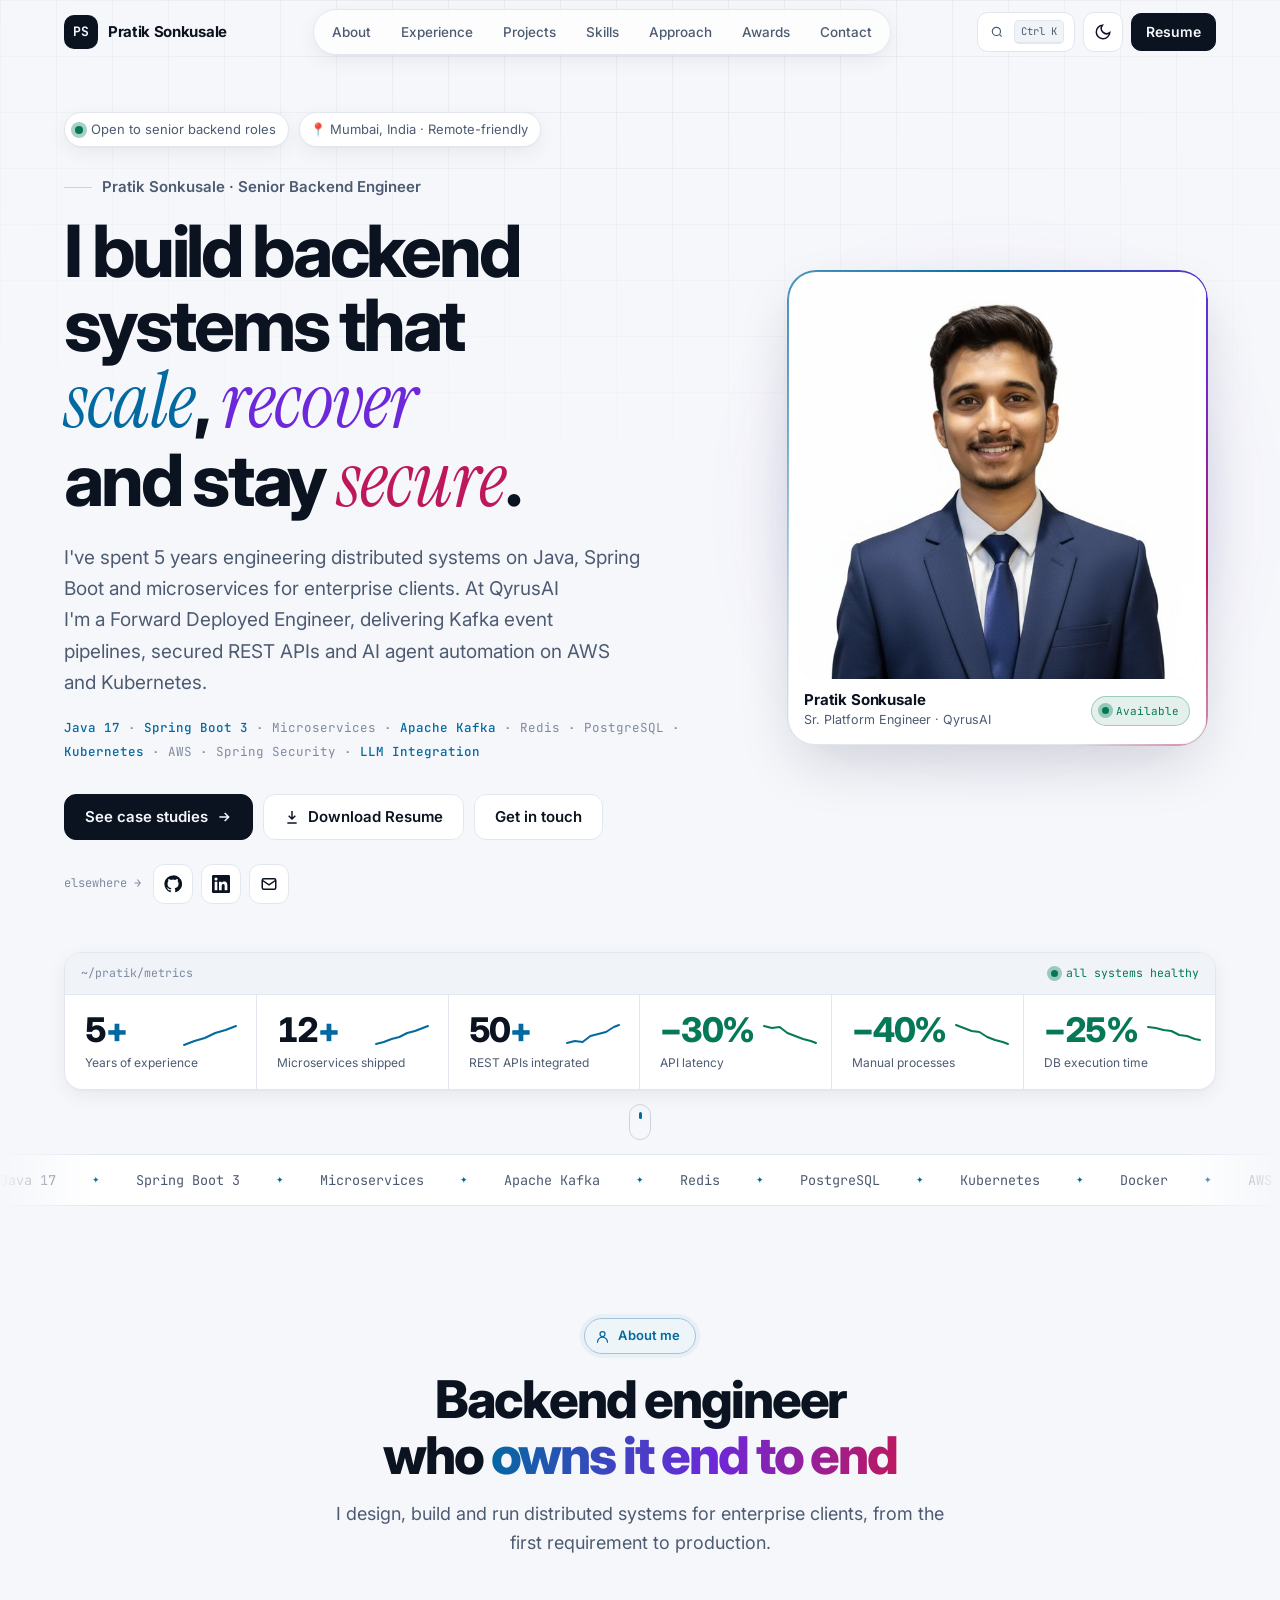
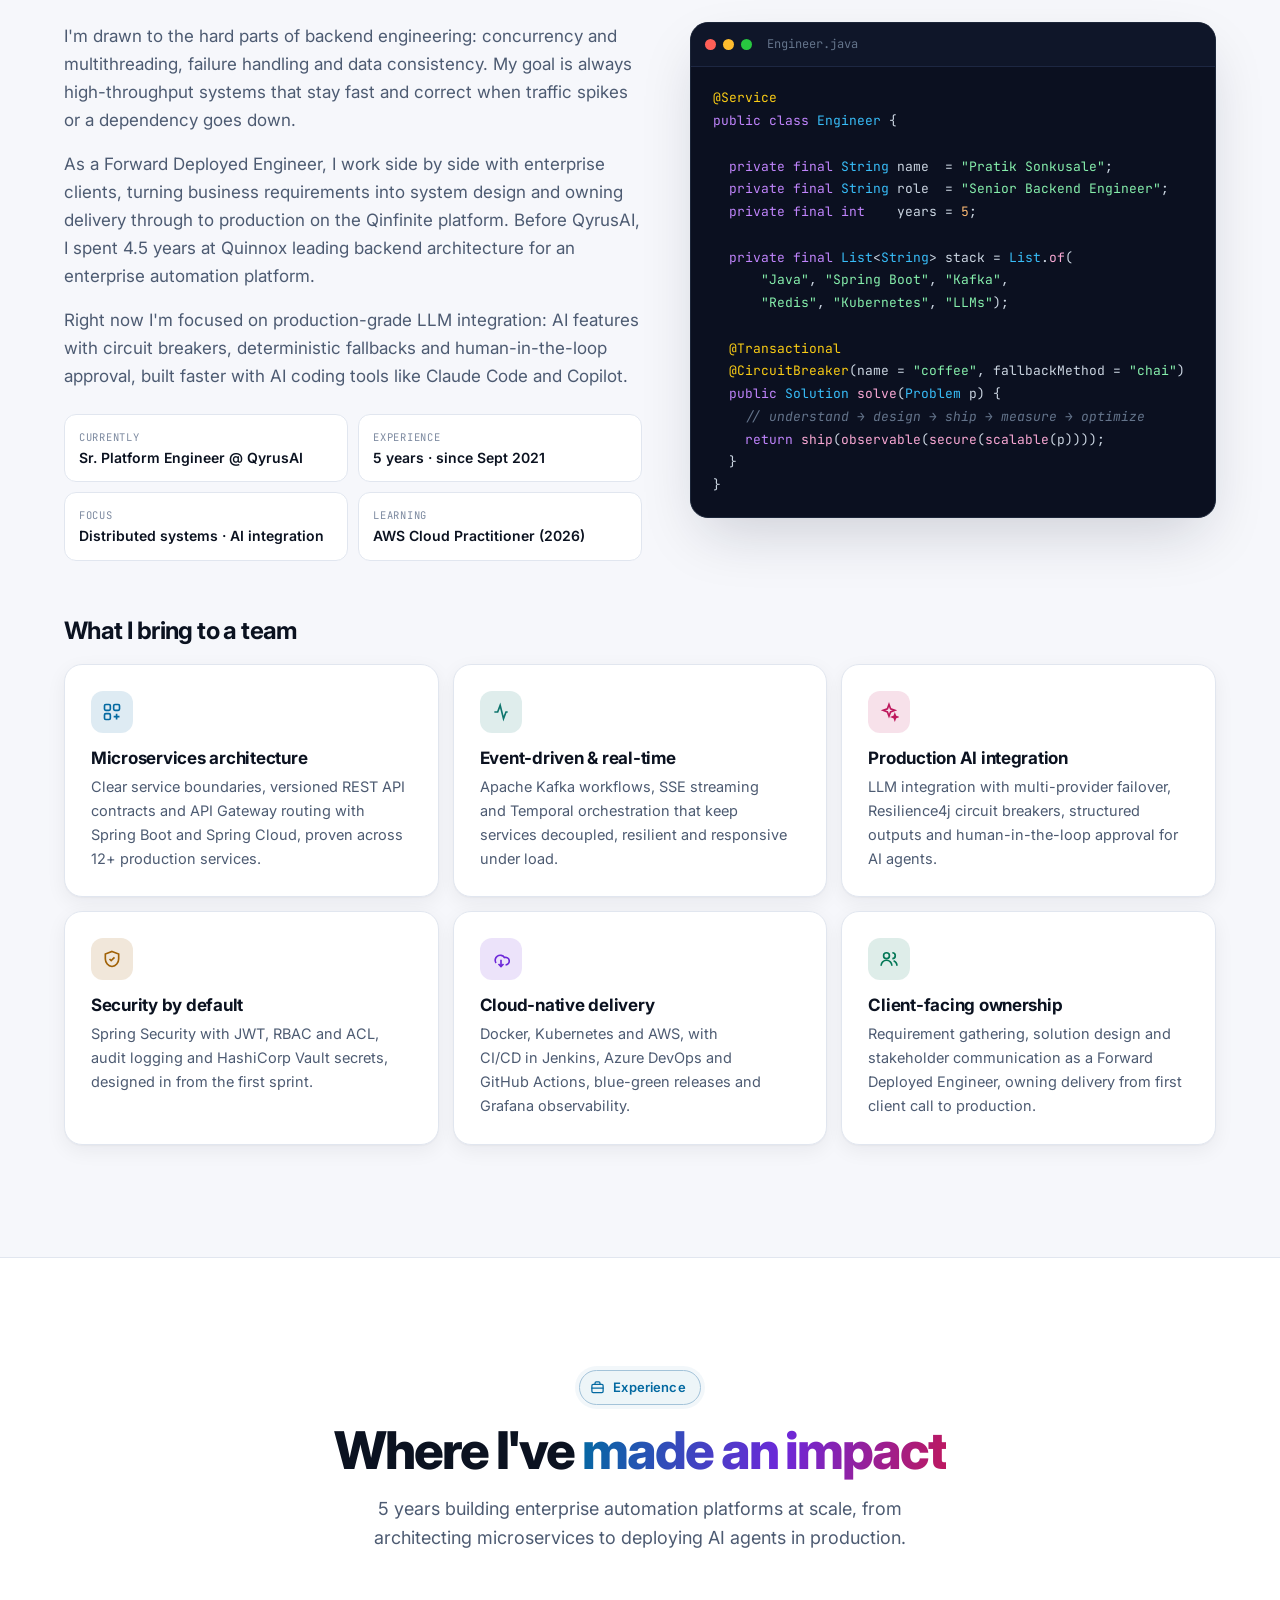
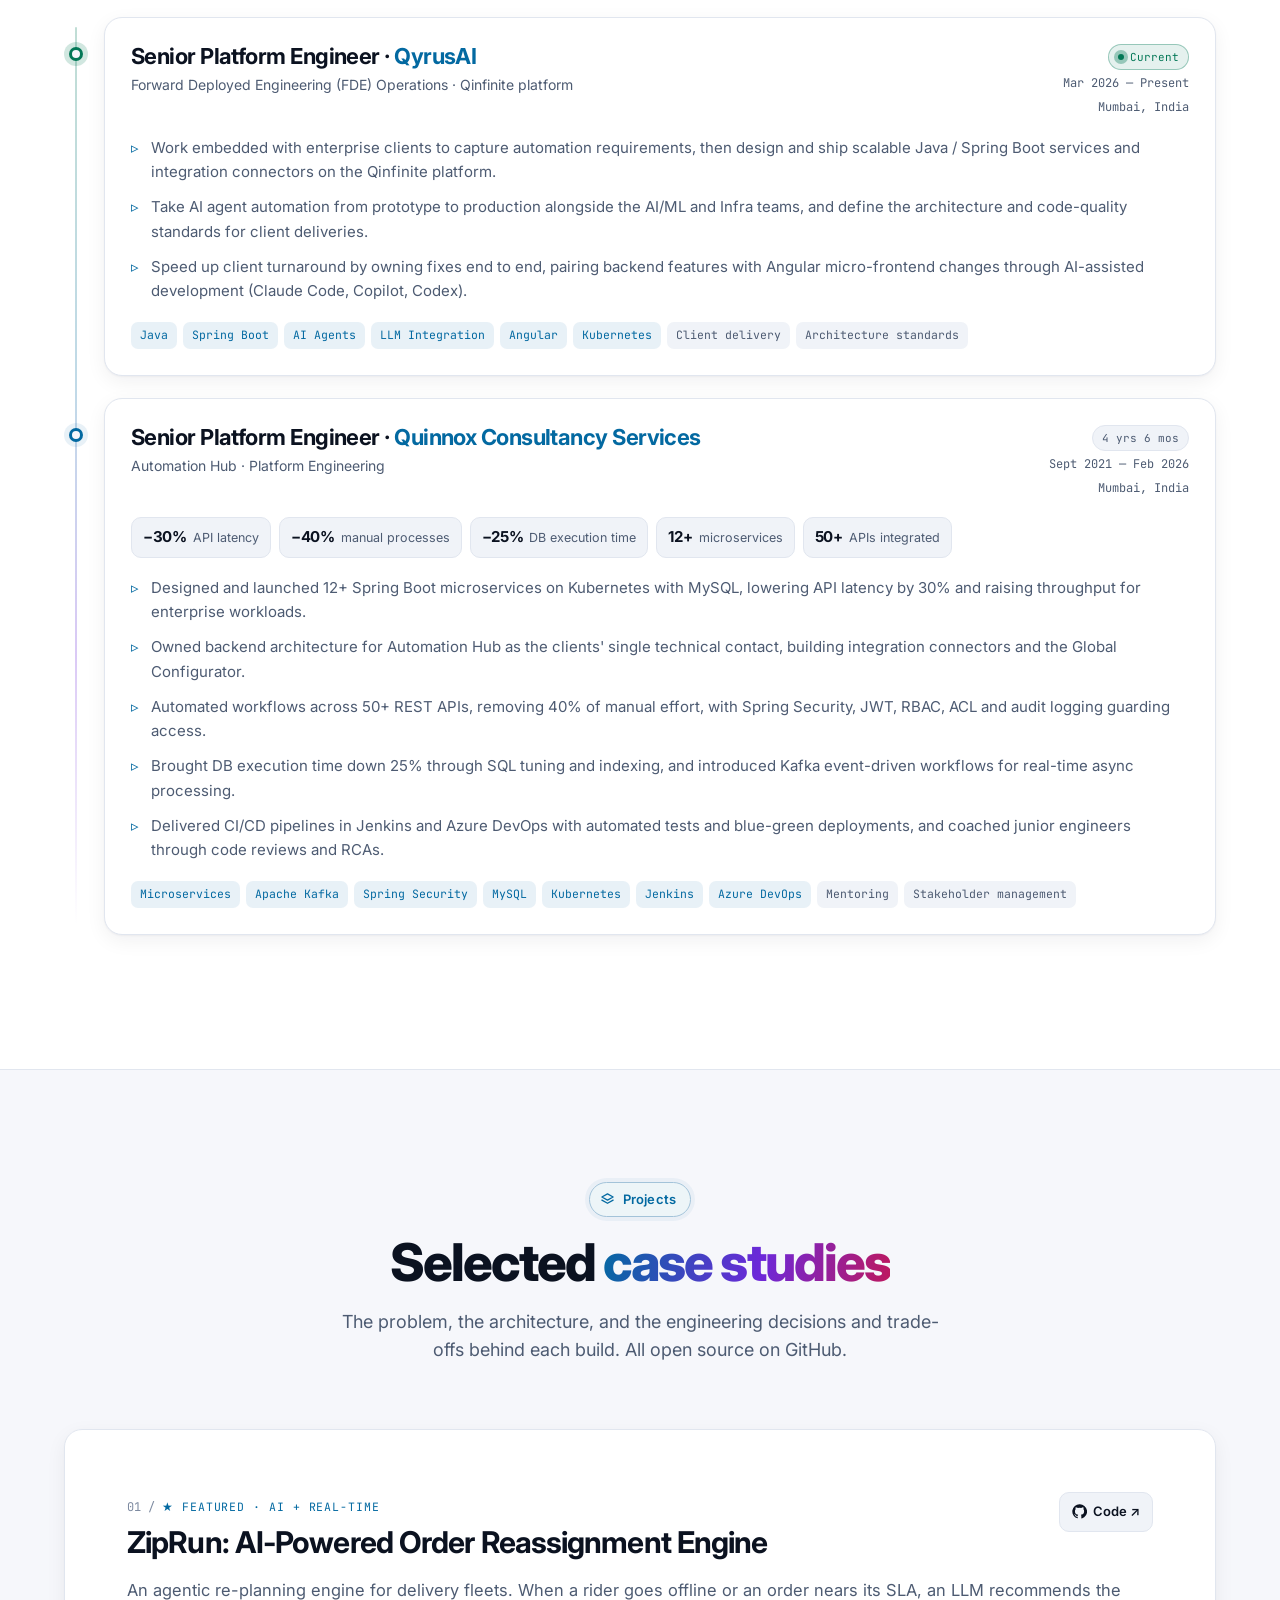
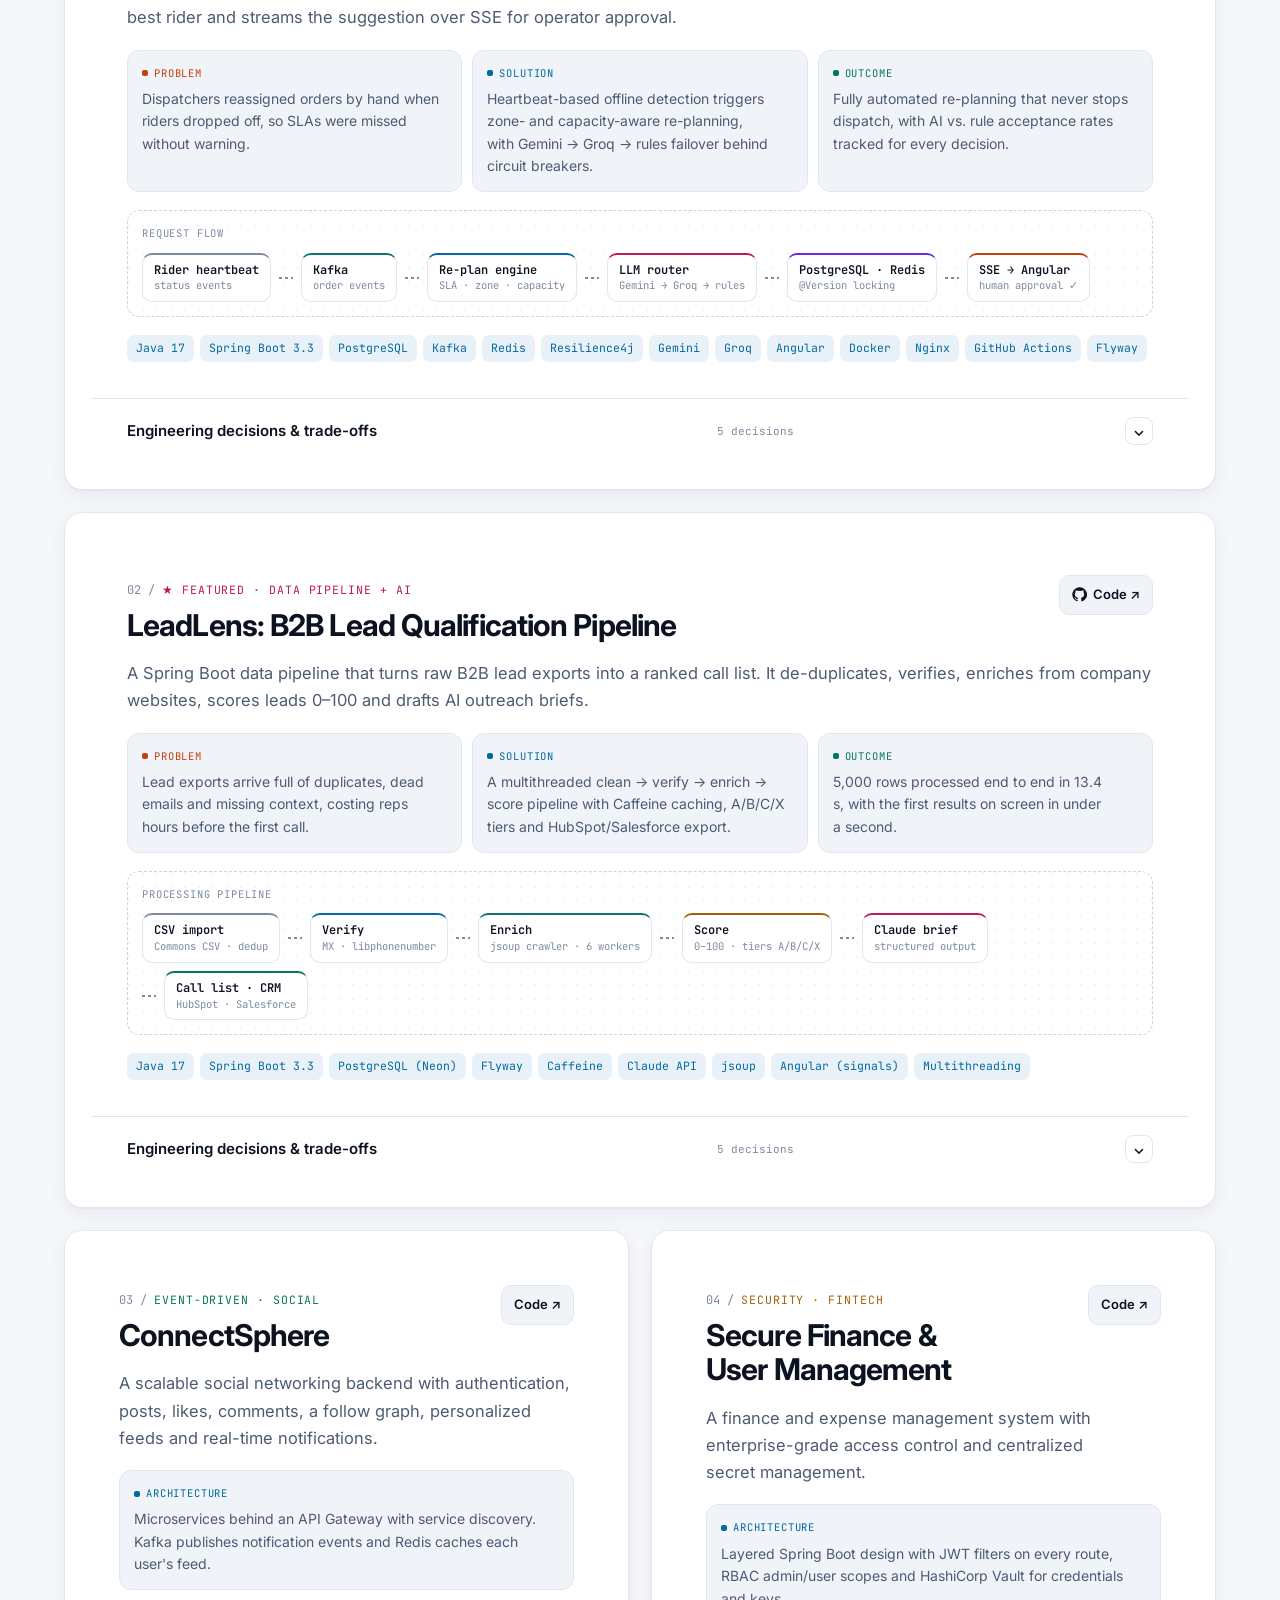
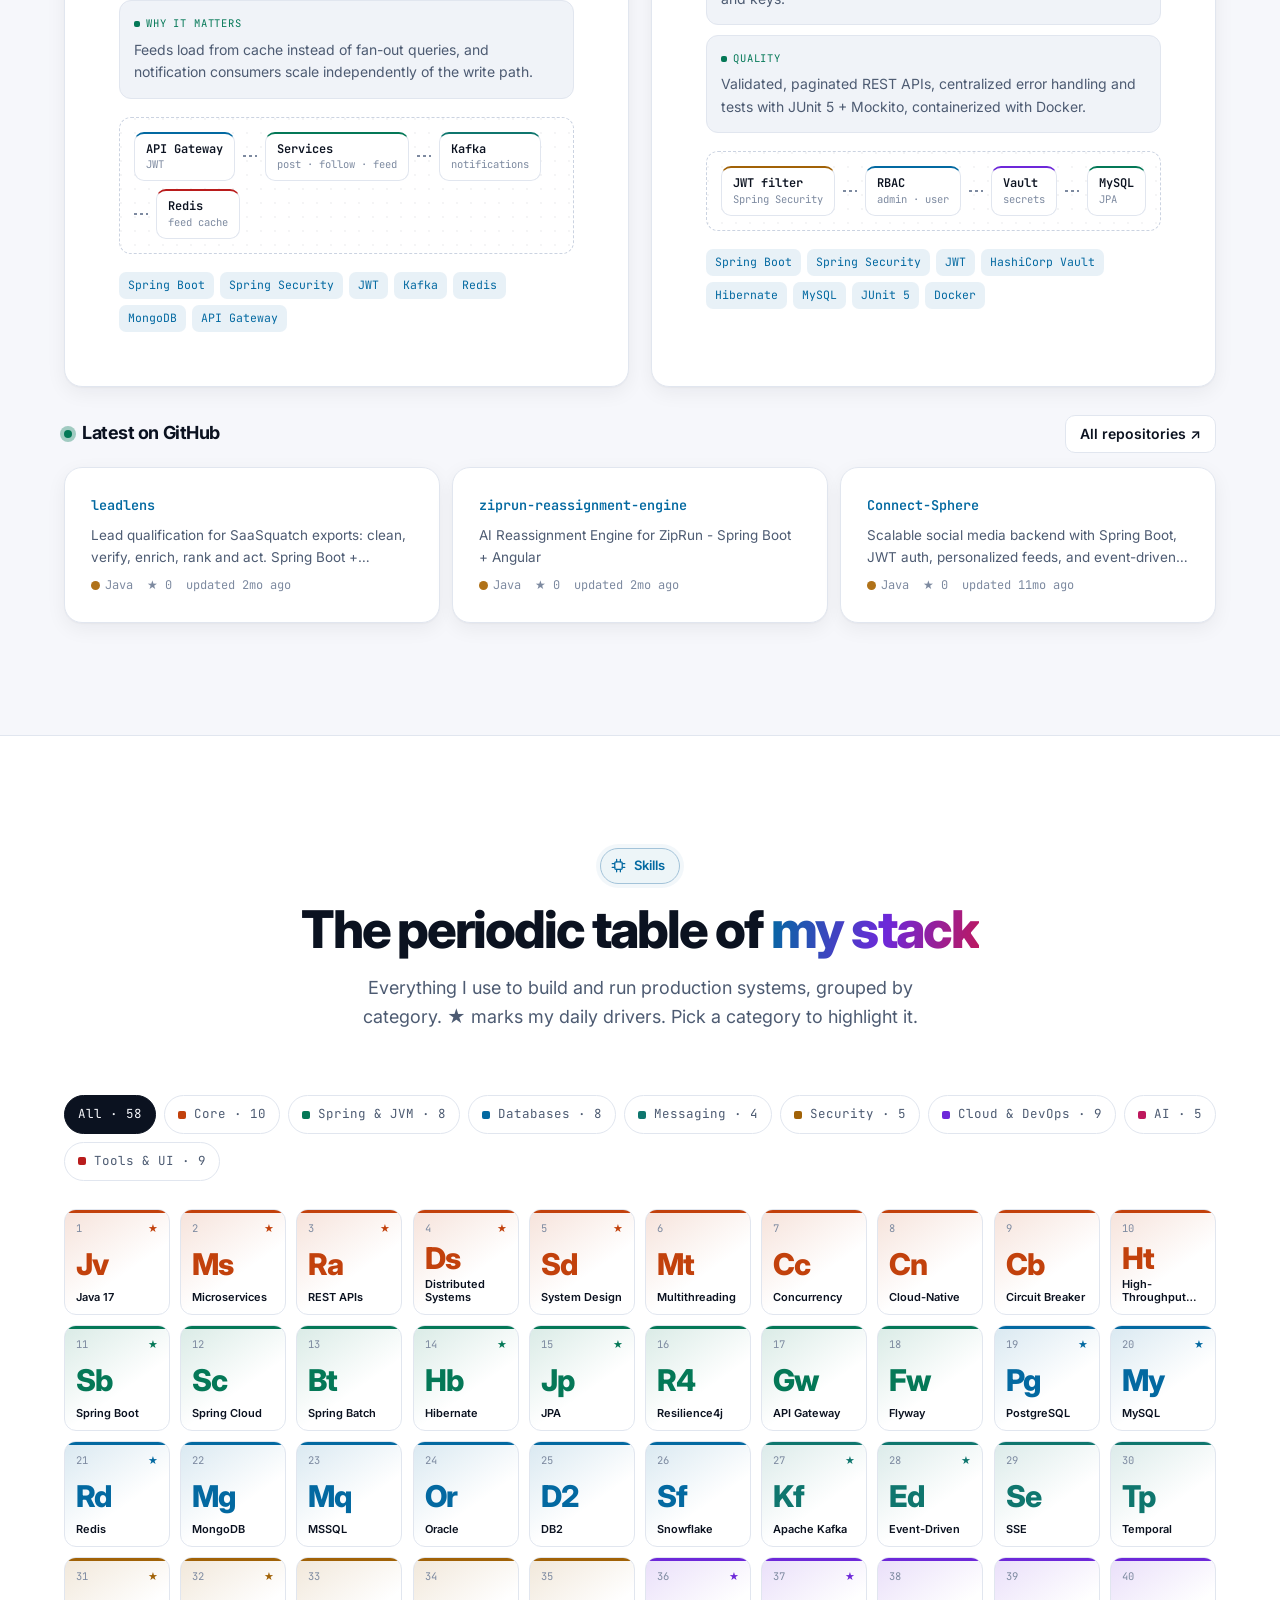
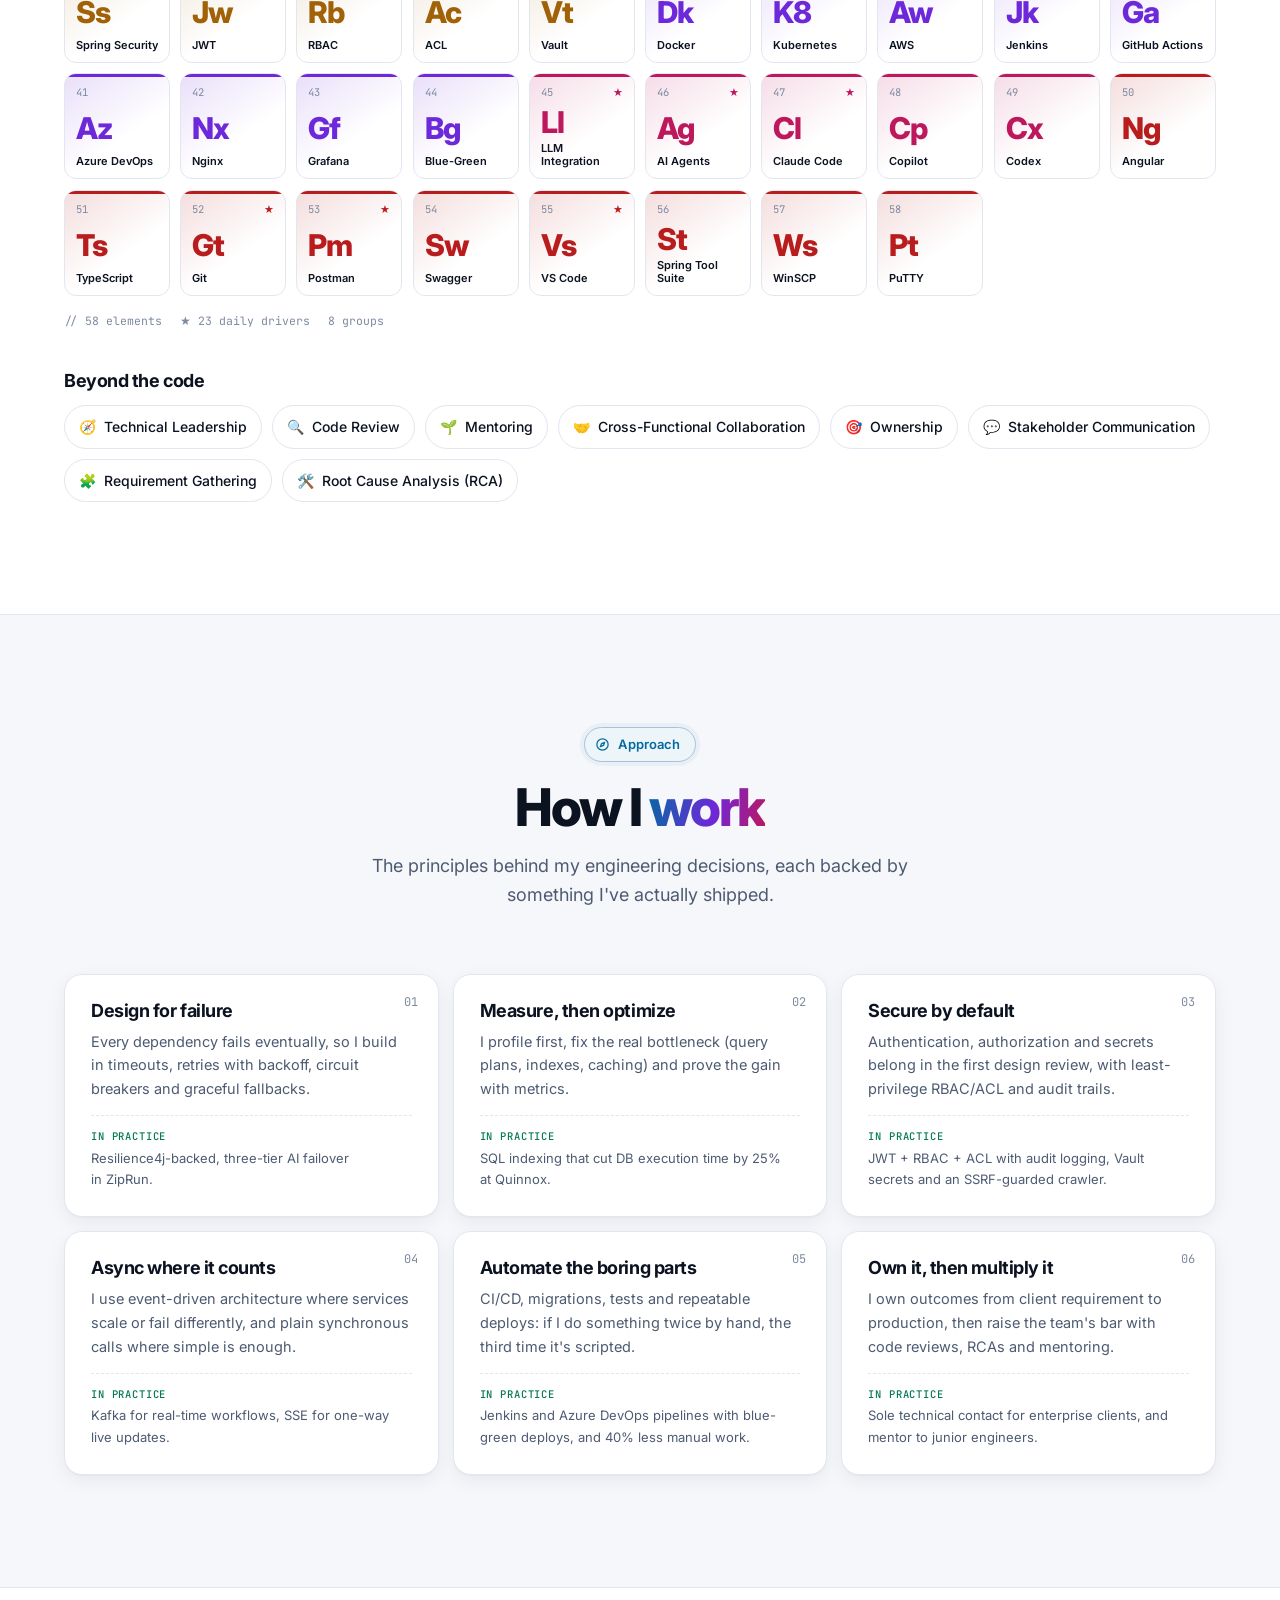
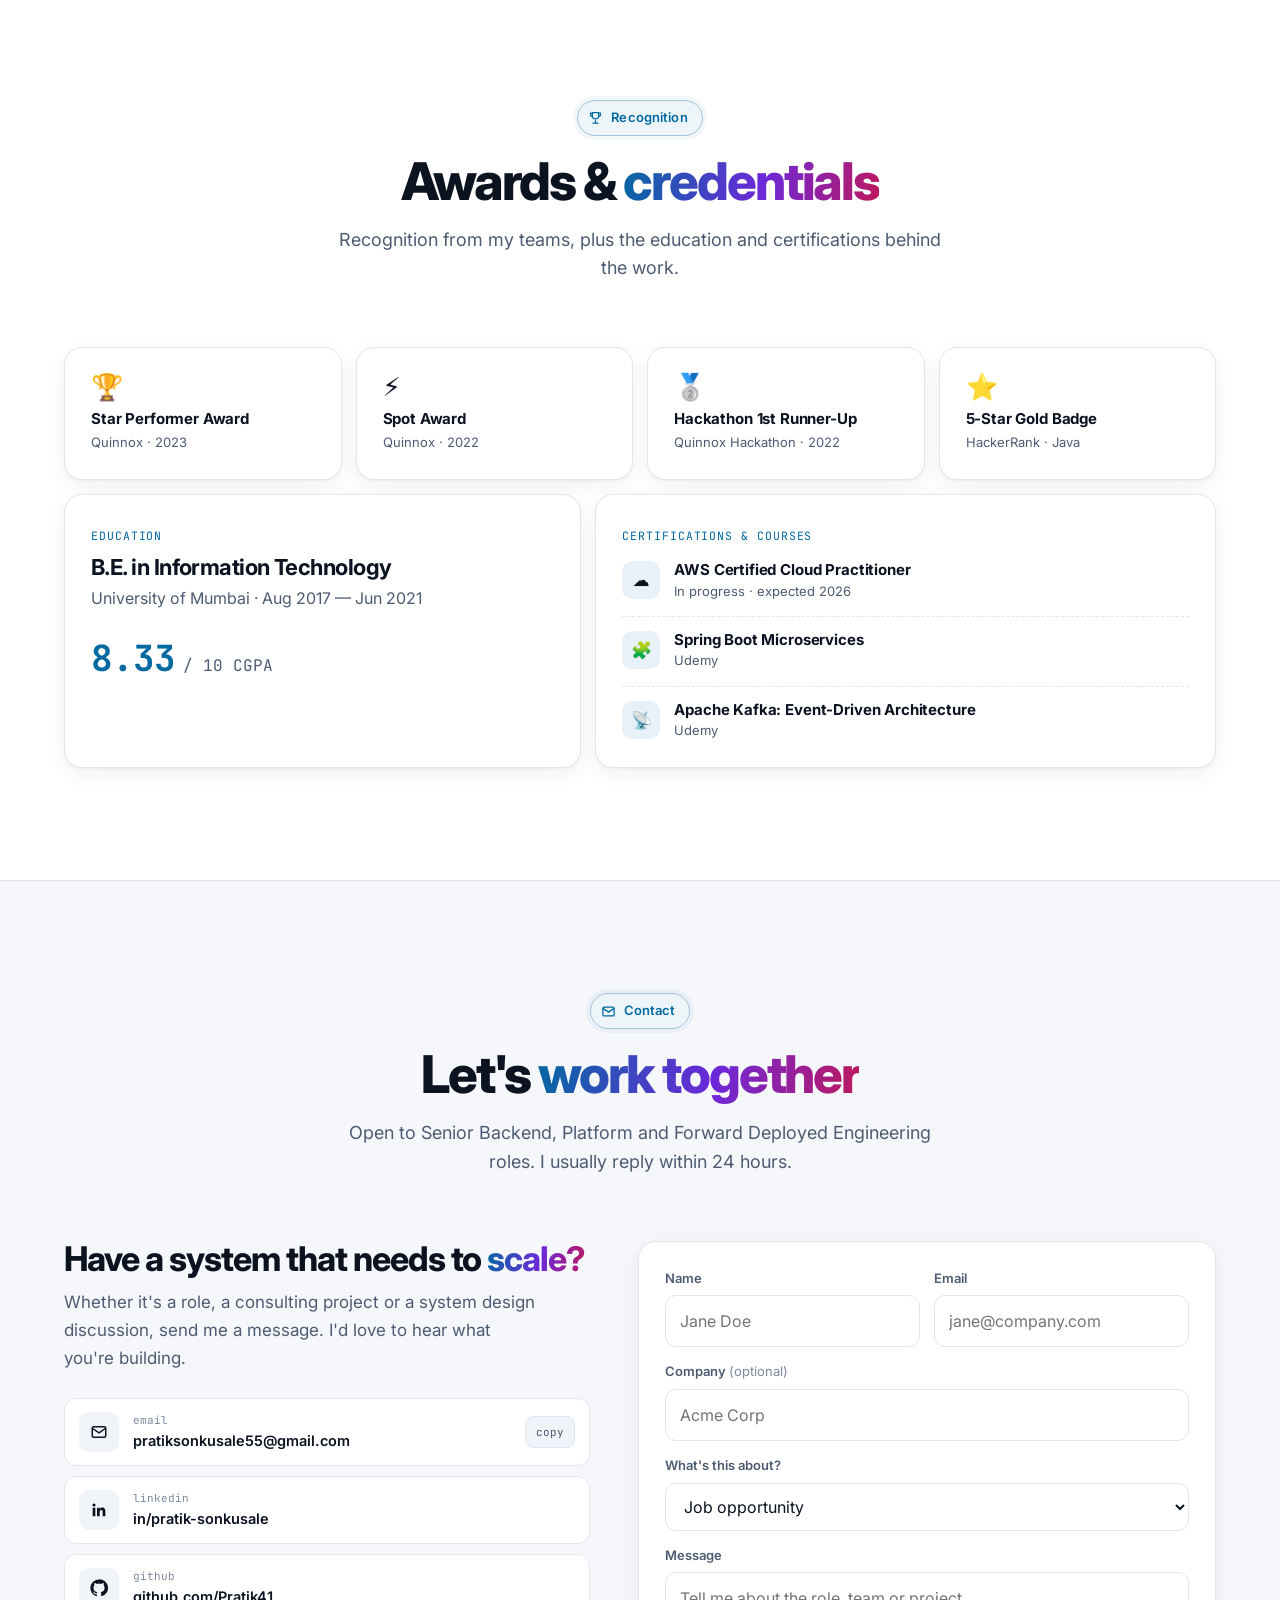
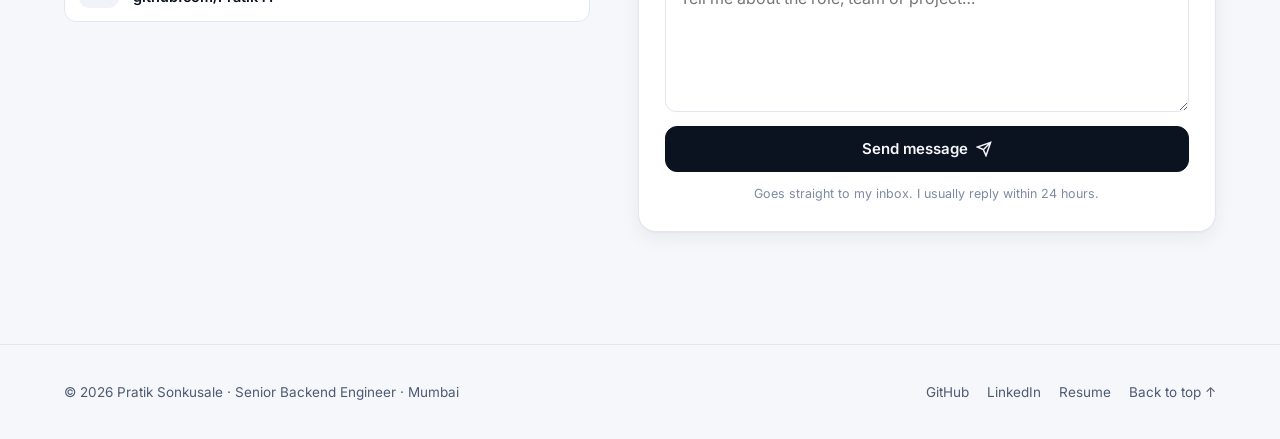
<file: index.html>
<!doctype html>
<html lang="en-IN" class="no-js">
<head>
<meta charset="utf-8">
<meta name="viewport" content="width=device-width, initial-scale=1, viewport-fit=cover">
<title>Pratik Sonkusale | Senior Backend Engineer · Java, Spring Boot, Microservices, Kafka</title>
<meta name="description" content="Pratik Sonkusale is a Senior Backend Engineer in Mumbai with 5 years building scalable distributed systems in Java, Spring Boot, Microservices, Apache Kafka, Redis, AWS and Kubernetes. Forward Deployed Engineer at QyrusAI. Open to senior backend roles.">
<meta name="keywords" content="Pratik Sonkusale, Senior Backend Engineer, Senior Software Engineer, Java Developer, Spring Boot, Microservices, Apache Kafka, Redis, Distributed Systems, Event-Driven Architecture, System Design, REST APIs, Spring Security, JWT, RBAC, AWS, Kubernetes, Docker, PostgreSQL, MySQL, LLM Integration, AI Agents, Forward Deployed Engineer, Platform Engineer, Mumbai, India">
<meta name="author" content="Pratik Sonkusale">
<meta name="robots" content="index, follow, max-image-preview:large">
<link rel="canonical" href="https://pratik-sonkusale.netlify.app/">
<meta name="theme-color" content="#f6f7fb" media="(prefers-color-scheme: light)">
<meta name="theme-color" content="#07090f" media="(prefers-color-scheme: dark)">
<meta name="format-detection" content="telephone=no">

<!-- Open Graph / social previews (LinkedIn, WhatsApp, Slack, X) -->
<meta property="og:type" content="profile">
<meta property="og:site_name" content="Pratik Sonkusale">
<meta property="og:title" content="Pratik Sonkusale | Senior Backend Engineer">
<meta property="og:description" content="5 years building scalable distributed systems with Java, Spring Boot, Microservices, Kafka &amp; AI integration. Open to senior backend roles.">
<meta property="og:url" content="https://pratik-sonkusale.netlify.app/">
<meta property="og:image" content="https://pratik-sonkusale.netlify.app/assets/img/og-image.png">
<meta property="og:image:width" content="1200">
<meta property="og:image:height" content="630">
<meta property="og:image:alt" content="Pratik Sonkusale, Senior Backend Engineer">
<meta property="og:locale" content="en_IN">
<meta property="profile:first_name" content="Pratik">
<meta property="profile:last_name" content="Sonkusale">
<meta name="twitter:card" content="summary_large_image">
<meta name="twitter:title" content="Pratik Sonkusale | Senior Backend Engineer">
<meta name="twitter:description" content="Java · Spring Boot · Microservices · Kafka · AI integration. I build backends that scale.">
<meta name="twitter:image" content="https://pratik-sonkusale.netlify.app/assets/img/og-image.png">

<link rel="icon" href="assets/img/favicon.svg" type="image/svg+xml">
<link rel="apple-touch-icon" href="assets/img/apple-touch-icon.png">
<link rel="manifest" href="site.webmanifest">

<link rel="preconnect" href="https://fonts.googleapis.com">
<link rel="preconnect" href="https://fonts.gstatic.com" crossorigin>
<link rel="stylesheet" href="https://fonts.googleapis.com/css2?family=Inter:wght@400;500;600;700;800&family=Instrument+Serif:ital@1&family=JetBrains+Mono:wght@400;500;700&display=swap">
<link rel="preload" as="image" href="assets/img/profile.jpg">
<link rel="stylesheet" href="assets/css/styles.css?v=b1c789b9">

<script>
  // Theme + JS flag before first paint (prevents flash)
  document.documentElement.classList.replace('no-js', 'js');
  try { var t = localStorage.getItem('theme'); if (t === 'light' || t === 'dark') document.documentElement.setAttribute('data-theme', t); } catch (e) {}
</script>
<script src="assets/js/main.js?v=b1c789b9" defer></script>

<script type="application/ld+json">
{
  "@context": "https://schema.org",
  "@graph": [
    {
      "@type": "Person",
      "@id": "https://pratik-sonkusale.netlify.app/#person",
      "name": "Pratik Sonkusale",
      "jobTitle": "Senior Backend Engineer",
      "description": "Senior Backend / Platform Engineer with 5 years building scalable distributed systems using Java, Spring Boot, Microservices, Kafka and AI integration.",
      "image": "https://pratik-sonkusale.netlify.app/assets/img/profile.jpg",
      "url": "https://pratik-sonkusale.netlify.app/",
      "email": "mailto:pratiksonkusale55@gmail.com",
      "address": { "@type": "PostalAddress", "addressLocality": "Mumbai", "addressRegion": "Maharashtra", "addressCountry": "IN" },
      "worksFor": { "@type": "Organization", "name": "QyrusAI" },
      "alumniOf": { "@type": "CollegeOrUniversity", "name": "University of Mumbai" },
      "award": ["Star Performer Award, Quinnox (2023)", "Spot Award, Quinnox (2022)", "First Runner-Up, Quinnox Hackathon (2022)"],
      "sameAs": ["https://github.com/Pratik41", "https://www.linkedin.com/in/pratik-sonkusale-90b287194/"],
      "knowsAbout": ["Java", "Spring Boot", "Spring Cloud", "Spring Security", "Microservices", "Distributed Systems", "System Design", "Event-Driven Architecture", "Apache Kafka", "Redis", "PostgreSQL", "MySQL", "MongoDB", "REST APIs", "JWT", "RBAC", "Resilience4j", "Docker", "Kubernetes", "AWS", "CI/CD", "LLM Integration", "AI Agents"]
    },
    {
      "@type": "WebSite",
      "@id": "https://pratik-sonkusale.netlify.app/#website",
      "url": "https://pratik-sonkusale.netlify.app/",
      "name": "Pratik Sonkusale — Portfolio",
      "author": { "@id": "https://pratik-sonkusale.netlify.app/#person" }
    }
  ]
}
</script>
</head>
<body>
<a class="skip-link" href="#main">Skip to content</a>
<div class="progress" id="progress" aria-hidden="true"></div>
<div class="glow" id="glow" aria-hidden="true"></div>

<!-- ================= NAV ================= -->
<header class="nav" id="nav">
  <nav class="container nav-inner" aria-label="Primary">
    <a href="#top" class="logo" aria-label="Pratik Sonkusale, back to top">
      <span class="logo-mark" aria-hidden="true">PS</span>
      <span class="logo-text">Pratik Sonkusale <span>/ backend</span></span>
    </a>
    <ul class="nav-links" id="navLinks">
      <li class="nav-ind" id="navInd" aria-hidden="true"></li>
      <li><a href="#about"><span class="n">01</span>About</a></li>
      <li><a href="#experience"><span class="n">02</span>Experience</a></li>
      <li><a href="#projects"><span class="n">03</span>Projects</a></li>
      <li><a href="#stack"><span class="n">04</span>Skills</a></li>
      <li><a href="#approach"><span class="n">05</span>Approach</a></li>
      <li><a href="#recognition"><span class="n">06</span>Awards</a></li>
      <li><a href="#contact"><span class="n">07</span>Contact</a></li>
    </ul>
    <div class="nav-actions">
      <button class="kbd-btn" id="openPalette" type="button" aria-label="Open command palette (Ctrl+K)">
        <svg width="14" height="14" viewBox="0 0 24 24" fill="none" stroke="currentColor" stroke-width="2" aria-hidden="true"><circle cx="11" cy="11" r="7"/><path d="m20 20-3.5-3.5"/></svg>
        <span>Search</span><kbd>Ctrl K</kbd>
      </button>
      <button class="icon-btn" id="themeBtn" type="button" aria-label="Toggle dark mode">
        <svg class="theme-icon-moon" viewBox="0 0 24 24" fill="none" stroke="currentColor" stroke-width="2" aria-hidden="true"><path d="M21 12.8A9 9 0 1 1 11.2 3a7 7 0 0 0 9.8 9.8z"/></svg>
        <svg class="theme-icon-sun" viewBox="0 0 24 24" fill="none" stroke="currentColor" stroke-width="2" aria-hidden="true"><circle cx="12" cy="12" r="4"/><path d="M12 2v2M12 20v2M4.9 4.9l1.4 1.4M17.7 17.7l1.4 1.4M2 12h2M20 12h2M4.9 19.1l1.4-1.4M17.7 6.3l1.4-1.4"/></svg>
      </button>
      <a class="btn btn-primary btn-sm nav-cta" href="assets/Pratik_Sonkusale_Resume.pdf" download>Resume</a>
      <button class="icon-btn menu-btn" id="menuBtn" type="button" aria-label="Menu" aria-expanded="false" aria-controls="navLinks">
        <svg class="open-ico" viewBox="0 0 24 24" fill="none" stroke="currentColor" stroke-width="2" aria-hidden="true"><path d="M4 7h16M4 12h16M4 17h16"/></svg>
        <svg class="close-ico" viewBox="0 0 24 24" fill="none" stroke="currentColor" stroke-width="2" aria-hidden="true"><path d="M6 6l12 12M18 6 6 18"/></svg>
      </button>
    </div>
  </nav>
</header>

<main id="main">
<!-- ================= HERO ================= -->
<section class="hero" id="top" aria-label="Introduction">
  <div class="container">
    <div class="hero-grid">
      <div>
        <div class="hero-top reveal">
          <span class="pill"><span class="dot" aria-hidden="true"></span>Open to senior backend roles</span>
          <span class="pill">📍 Mumbai, India · Remote-friendly</span>
        </div>
        <p class="hero-name reveal d1">Pratik Sonkusale · Senior Backend Engineer</p>
        <h1 class="reveal d1">I build backend systems that <span class="serif">scale</span>, <span class="serif v">recover</span> and stay <span class="serif p">secure</span>.</h1>
        <p class="lead reveal d2">I've spent 5 years engineering distributed systems on Java, Spring Boot and microservices for enterprise clients. At QyrusAI I'm a Forward Deployed Engineer, delivering Kafka event pipelines, secured REST APIs and AI agent automation on AWS and Kubernetes.</p>
        <p class="kw-line reveal d2" aria-label="Core technologies"><b>Java 17</b> · <b>Spring Boot 3</b> · Microservices · <b>Apache Kafka</b> · Redis · PostgreSQL · <b>Kubernetes</b> · AWS · Spring Security · <b>LLM Integration</b></p>
        <div class="cta reveal d3">
          <a href="#projects" class="btn btn-primary">See case studies
            <svg viewBox="0 0 24 24" fill="none" stroke="currentColor" stroke-width="2.2" aria-hidden="true"><path d="M5 12h14M13 6l6 6-6 6"/></svg></a>
          <a href="assets/Pratik_Sonkusale_Resume.pdf" class="btn" download>
            <svg viewBox="0 0 24 24" fill="none" stroke="currentColor" stroke-width="2.2" aria-hidden="true"><path d="M12 3v12M7 10l5 5 5-5M5 21h14"/></svg>Download Resume</a>
          <a href="#contact" class="btn">Get in touch</a>
        </div>
        <div class="socials reveal d3">
          <span class="label">elsewhere →</span>
          <a class="icon-btn" href="https://github.com/Pratik41" target="_blank" rel="noopener noreferrer" aria-label="GitHub profile (opens in new tab)">
            <svg viewBox="0 0 24 24" fill="currentColor" aria-hidden="true"><path d="M12 .5a11.5 11.5 0 0 0-3.64 22.41c.58.1.79-.25.79-.56v-2c-3.2.7-3.88-1.37-3.88-1.37-.52-1.33-1.28-1.69-1.28-1.69-1.05-.71.08-.7.08-.7 1.16.08 1.77 1.19 1.77 1.19 1.03 1.77 2.7 1.26 3.36.96.1-.75.4-1.26.73-1.55-2.55-.29-5.24-1.28-5.24-5.69 0-1.26.45-2.28 1.19-3.09-.12-.29-.52-1.46.11-3.05 0 0 .97-.31 3.17 1.18a10.9 10.9 0 0 1 5.77 0c2.2-1.49 3.17-1.18 3.17-1.18.63 1.59.23 2.76.11 3.05.74.81 1.19 1.83 1.19 3.09 0 4.42-2.69 5.39-5.26 5.68.41.36.78 1.06.78 2.14v3.17c0 .31.21.67.8.56A11.5 11.5 0 0 0 12 .5z"/></svg></a>
          <a class="icon-btn" href="https://www.linkedin.com/in/pratik-sonkusale-90b287194/" target="_blank" rel="noopener noreferrer" aria-label="LinkedIn profile (opens in new tab)">
            <svg viewBox="0 0 24 24" fill="currentColor" aria-hidden="true"><path d="M20.45 20.45h-3.56v-5.57c0-1.33-.02-3.04-1.85-3.04-1.86 0-2.14 1.45-2.14 2.94v5.67H9.34V9h3.42v1.56h.05c.48-.9 1.64-1.85 3.37-1.85 3.6 0 4.27 2.37 4.27 5.46v6.28zM5.34 7.43a2.06 2.06 0 1 1 0-4.13 2.06 2.06 0 0 1 0 4.13zM7.12 20.45H3.56V9h3.56v11.45zM22.22 0H1.77C.79 0 0 .77 0 1.73v20.54C0 23.23.79 24 1.77 24h20.45c.98 0 1.78-.77 1.78-1.73V1.73C24 .77 23.2 0 22.22 0z"/></svg></a>
          <a class="icon-btn" href="mailto:pratiksonkusale55@gmail.com" aria-label="Send email">
            <svg viewBox="0 0 24 24" fill="none" stroke="currentColor" stroke-width="2" aria-hidden="true"><rect x="3" y="5" width="18" height="14" rx="2"/><path d="m3 7 9 6 9-6"/></svg></a>
        </div>
      </div>

      <div class="visual reveal d2">
        <div class="photo-frame" id="tilt">
          <div class="photo-inner">
            <img src="assets/img/profile.jpg" alt="Pratik Sonkusale, Senior Backend Engineer" width="640" height="640" fetchpriority="high" decoding="async">
          </div>
          <div class="photo-foot">
            <div class="who"><span class="nm">Pratik Sonkusale</span><span class="rl">Sr. Platform Engineer · QyrusAI</span></div>
            <span class="avail"><span class="dot" aria-hidden="true"></span>Available</span>
          </div>
        </div>
      </div>
    </div>

    <div class="dash reveal" aria-label="Career metrics">
      <div class="dash-head">
        <span class="mono">~/pratik/metrics</span>
        <span class="dash-ok"><span class="dot" aria-hidden="true"></span>all systems healthy</span>
      </div>
      <dl class="stats">
        <div class="stat"><dt class="lbl">Years of experience</dt><dd><span class="num"><span data-count="5">5</span><em>+</em></span>
          <svg class="spark" viewBox="0 0 100 24" preserveAspectRatio="none" aria-hidden="true"><path d="M0 22 L20 18 L40 15 L60 10 L80 7 L100 3"/></svg></dd></div>
        <div class="stat"><dt class="lbl">Microservices shipped</dt><dd><span class="num"><span data-count="12">12</span><em>+</em></span>
          <svg class="spark" viewBox="0 0 100 24" preserveAspectRatio="none" aria-hidden="true"><path d="M0 21 L15 19 L30 16 L45 14 L60 10 L75 8 L90 5 L100 3"/></svg></dd></div>
        <div class="stat"><dt class="lbl">REST APIs integrated</dt><dd><span class="num"><span data-count="50">50</span><em>+</em></span>
          <svg class="spark" viewBox="0 0 100 24" preserveAspectRatio="none" aria-hidden="true"><path d="M0 20 L15 18 L30 19 L45 13 L60 11 L75 9 L90 4 L100 2"/></svg></dd></div>
        <div class="stat good"><dt class="lbl">API latency</dt><dd><span class="num"><em>−</em><span data-count="30">30</span><em>%</em></span>
          <svg class="spark" viewBox="0 0 100 24" preserveAspectRatio="none" aria-hidden="true"><path d="M0 3 L15 5 L30 4 L45 10 L60 13 L75 16 L90 18 L100 20"/></svg></dd></div>
        <div class="stat good"><dt class="lbl">Manual processes</dt><dd><span class="num"><em>−</em><span data-count="40">40</span><em>%</em></span>
          <svg class="spark" viewBox="0 0 100 24" preserveAspectRatio="none" aria-hidden="true"><path d="M0 2 L15 5 L30 8 L45 9 L60 14 L75 17 L90 19 L100 21"/></svg></dd></div>
        <div class="stat good"><dt class="lbl">DB execution time</dt><dd><span class="num"><em>−</em><span data-count="25">25</span><em>%</em></span>
          <svg class="spark" viewBox="0 0 100 24" preserveAspectRatio="none" aria-hidden="true"><path d="M0 4 L15 5 L30 7 L45 8 L60 12 L75 13 L90 16 L100 17"/></svg></dd></div>
      </dl>
    </div>
    <a href="#about" class="scroll-cue" aria-label="Scroll to About"><span></span></a>
  </div>
</section>

<div class="marquee" aria-hidden="true"><div class="marquee-track" id="marquee"></div></div>

<!-- ================= 01 ABOUT ================= -->
<section class="section" id="about" aria-labelledby="about-h">
  <div class="container">
    <div class="sec-head reveal"><span class="sec-pill"><svg viewBox="0 0 24 24" fill="none" stroke="currentColor" stroke-width="2" stroke-linecap="round" stroke-linejoin="round" aria-hidden="true"><circle cx="12" cy="8" r="4"/><path d="M4 21a8 8 0 0 1 16 0"/></svg>About me</span><h2 id="about-h">Backend engineer who <span class="grad">owns it end to end</span></h2><p class="sec-sub">I design, build and run distributed systems for enterprise clients, from the first requirement to production.</p></div>
    <div class="about-grid">
      <div class="about-text reveal">
        <p>I'm drawn to the hard parts of backend engineering: concurrency and multithreading, failure handling and data consistency. My goal is always high-throughput systems that stay fast and correct when traffic spikes or a dependency goes down.</p>
        <p>As a Forward Deployed Engineer, I work side by side with enterprise clients, turning business requirements into system design and owning delivery through to production on the Qinfinite platform. Before QyrusAI, I spent 4.5 years at Quinnox leading backend architecture for an enterprise automation platform.</p>
        <p>Right now I'm focused on production-grade LLM integration: AI features with circuit breakers, deterministic fallbacks and human-in-the-loop approval, built faster with AI coding tools like Claude Code and Copilot.</p>
        <div class="facts">
          <div class="fact"><div class="k">Currently</div><div class="v">Sr. Platform Engineer @ QyrusAI</div></div>
          <div class="fact"><div class="k">Experience</div><div class="v">5 years · since Sept 2021</div></div>
          <div class="fact"><div class="k">Focus</div><div class="v">Distributed systems · AI integration</div></div>
          <div class="fact"><div class="k">Learning</div><div class="v">AWS Cloud Practitioner (2026)</div></div>
        </div>
      </div>
      <figure class="terminal reveal d1" style="margin:0">
        <div class="term-bar" aria-hidden="true"><i style="background:#ff5f57"></i><i style="background:#febc2e"></i><i style="background:#28c840"></i><span class="t">Engineer.java</span></div>
<pre class="term-body" aria-label="Java class describing Pratik"><span class="tk-a">@Service</span>
<span class="tk-k">public class</span> <span class="tk-t">Engineer</span> {

  <span class="tk-k">private final</span> <span class="tk-t">String</span> name  = <span class="tk-s">"Pratik Sonkusale"</span>;
  <span class="tk-k">private final</span> <span class="tk-t">String</span> role  = <span class="tk-s">"Senior Backend Engineer"</span>;
  <span class="tk-k">private final int</span>    years = <span class="tk-n">5</span>;

  <span class="tk-k">private final</span> <span class="tk-t">List</span>&lt;<span class="tk-t">String</span>&gt; stack = <span class="tk-t">List</span>.<span class="tk-f">of</span>(
      <span class="tk-s">"Java"</span>, <span class="tk-s">"Spring Boot"</span>, <span class="tk-s">"Kafka"</span>,
      <span class="tk-s">"Redis"</span>, <span class="tk-s">"Kubernetes"</span>, <span class="tk-s">"LLMs"</span>);

  <span class="tk-a">@Transactional</span>
  <span class="tk-a">@CircuitBreaker</span>(name = <span class="tk-s">"coffee"</span>, fallbackMethod = <span class="tk-s">"chai"</span>)
  <span class="tk-k">public</span> <span class="tk-t">Solution</span> <span class="tk-f">solve</span>(<span class="tk-t">Problem</span> p) {
    <span class="tk-c">// understand → design → ship → measure → optimize</span>
    <span class="tk-k">return</span> <span class="tk-f">ship</span>(<span class="tk-f">observable</span>(<span class="tk-f">secure</span>(<span class="tk-f">scalable</span>(p))));
  }
}</pre>
        <figcaption class="visually-hidden">A playful Java class summarising Pratik's role and stack.</figcaption>
      </figure>
    </div>

    <h3 class="bring-head reveal">What I bring to a team</h3>
    <div class="bring">
      <article class="card lift cap reveal">
        <div class="ic" style="background:color-mix(in srgb,var(--accent) 13%,transparent);color:var(--accent)"><svg viewBox="0 0 24 24" fill="none" stroke="currentColor" stroke-width="2" aria-hidden="true"><rect x="3" y="3" width="7" height="7" rx="1.5"/><rect x="14" y="3" width="7" height="7" rx="1.5"/><rect x="3" y="14" width="7" height="7" rx="1.5"/><path d="M17.5 14v7M14 17.5h7"/></svg></div>
        <h3>Microservices architecture</h3>
        <p>Clear service boundaries, versioned REST API contracts and API Gateway routing with Spring Boot and Spring Cloud, proven across 12+ production services.</p>
      </article>
      <article class="card lift cap reveal d1">
        <div class="ic" style="background:color-mix(in srgb,var(--teal) 13%,transparent);color:var(--teal)"><svg viewBox="0 0 24 24" fill="none" stroke="currentColor" stroke-width="2" aria-hidden="true"><path d="M4 12h4l3-8 4 16 3-8h2"/></svg></div>
        <h3>Event-driven &amp; real-time</h3>
        <p>Apache Kafka workflows, SSE streaming and Temporal orchestration that keep services decoupled, resilient and responsive under load.</p>
      </article>
      <article class="card lift cap reveal d2">
        <div class="ic" style="background:color-mix(in srgb,var(--pink) 13%,transparent);color:var(--pink)"><svg viewBox="0 0 24 24" fill="none" stroke="currentColor" stroke-width="2" aria-hidden="true"><path d="M12 3l1.9 5.1L19 10l-5.1 1.9L12 17l-1.9-5.1L5 10l5.1-1.9z"/><path d="M19 15l.8 2.2L22 18l-2.2.8L19 21l-.8-2.2L16 18l2.2-.8z"/></svg></div>
        <h3>Production AI integration</h3>
        <p>LLM integration with multi-provider failover, Resilience4j circuit breakers, structured outputs and human-in-the-loop approval for AI agents.</p>
      </article>
      <article class="card lift cap reveal">
        <div class="ic" style="background:color-mix(in srgb,var(--yellow) 15%,transparent);color:var(--yellow)"><svg viewBox="0 0 24 24" fill="none" stroke="currentColor" stroke-width="2" aria-hidden="true"><path d="M12 3l8 3v6c0 4.5-3.4 8.3-8 9-4.6-.7-8-4.5-8-9V6z"/><path d="m9 12 2 2 4-4"/></svg></div>
        <h3>Security by default</h3>
        <p>Spring Security with JWT, RBAC and ACL, audit logging and HashiCorp Vault secrets, designed in from the first sprint.</p>
      </article>
      <article class="card lift cap reveal d1">
        <div class="ic" style="background:color-mix(in srgb,var(--purple) 13%,transparent);color:var(--purple)"><svg viewBox="0 0 24 24" fill="none" stroke="currentColor" stroke-width="2" aria-hidden="true"><path d="M17.5 19a4.5 4.5 0 1 0-1.4-8.8A6 6 0 1 0 6 16.9"/><path d="M12 13v8M9 18l3 3 3-3"/></svg></div>
        <h3>Cloud-native delivery</h3>
        <p>Docker, Kubernetes and AWS, with CI/CD in Jenkins, Azure DevOps and GitHub Actions, blue-green releases and Grafana observability.</p>
      </article>
      <article class="card lift cap reveal d2">
        <div class="ic" style="background:color-mix(in srgb,var(--green) 13%,transparent);color:var(--green)"><svg viewBox="0 0 24 24" fill="none" stroke="currentColor" stroke-width="2" aria-hidden="true"><circle cx="9" cy="8" r="3.5"/><path d="M2.5 20a6.5 6.5 0 0 1 13 0"/><path d="M16 4.5a3.5 3.5 0 0 1 0 7M21.5 20a6.5 6.5 0 0 0-4-6"/></svg></div>
        <h3>Client-facing ownership</h3>
        <p>Requirement gathering, solution design and stakeholder communication as a Forward Deployed Engineer, owning delivery from first client call to production.</p>
      </article>
    </div>
  </div>
</section>

<!-- ================= 02 EXPERIENCE ================= -->
<section class="section alt" id="experience" aria-labelledby="exp-h">
  <div class="container">
    <div class="sec-head reveal"><span class="sec-pill"><svg viewBox="0 0 24 24" fill="none" stroke="currentColor" stroke-width="2" stroke-linecap="round" stroke-linejoin="round" aria-hidden="true"><rect x="3" y="7" width="18" height="13" rx="2"/><path d="M8 7V5a2 2 0 0 1 2-2h4a2 2 0 0 1 2 2v2M3 13h18"/></svg>Experience</span><h2 id="exp-h">Where I've <span class="grad">made an impact</span></h2><p class="sec-sub">5 years building enterprise automation platforms at scale, from architecting microservices to deploying AI agents in production.</p></div>
    <ol class="timeline" style="list-style:none;margin:0">
      <li class="job current reveal">
        <article class="card">
          <div class="job-top">
            <div>
              <h3>Senior Platform Engineer · <span class="co">QyrusAI</span></h3>
              <p class="sub">Forward Deployed Engineering (FDE) Operations · Qinfinite platform</p>
            </div>
            <div class="meta"><span class="badge live"><span class="dot" aria-hidden="true"></span>Current</span><span><time datetime="2026-03">Mar 2026</time> — Present</span><span>Mumbai, India</span></div>
          </div>
          <ul>
            <li>Work embedded with enterprise clients to capture automation requirements, then design and ship scalable Java / Spring Boot services and integration connectors on the Qinfinite platform.</li>
            <li>Take AI agent automation from prototype to production alongside the AI/ML and Infra teams, and define the architecture and code-quality standards for client deliveries.</li>
            <li>Speed up client turnaround by owning fixes end to end, pairing backend features with Angular micro-frontend changes through AI-assisted development (Claude Code, Copilot, Codex).</li>
          </ul>
          <div class="tags"><span class="tag">Java</span><span class="tag">Spring Boot</span><span class="tag">AI Agents</span><span class="tag">LLM Integration</span><span class="tag">Angular</span><span class="tag">Kubernetes</span><span class="tag plain">Client delivery</span><span class="tag plain">Architecture standards</span></div>
        </article>
      </li>
      <li class="job reveal">
        <article class="card">
          <div class="job-top">
            <div>
              <h3>Senior Platform Engineer · <span class="co">Quinnox Consultancy Services</span></h3>
              <p class="sub">Automation Hub · Platform Engineering</p>
            </div>
            <div class="meta"><span class="badge">4 yrs 6 mos</span><span><time datetime="2021-09">Sept 2021</time> — <time datetime="2026-02">Feb 2026</time></span><span>Mumbai, India</span></div>
          </div>
          <div class="impact-chips" aria-label="Key results">
            <span class="ichip"><b>−30%</b> API latency</span>
            <span class="ichip"><b>−40%</b> manual processes</span>
            <span class="ichip"><b>−25%</b> DB execution time</span>
            <span class="ichip"><b>12+</b> microservices</span>
            <span class="ichip"><b>50+</b> APIs integrated</span>
          </div>
          <ul>
            <li>Designed and launched 12+ Spring Boot microservices on Kubernetes with MySQL, lowering API latency by 30% and raising throughput for enterprise workloads.</li>
            <li>Owned backend architecture for Automation Hub as the clients' single technical contact, building integration connectors and the Global Configurator.</li>
            <li>Automated workflows across 50+ REST APIs, removing 40% of manual effort, with Spring Security, JWT, RBAC, ACL and audit logging guarding access.</li>
            <li>Brought DB execution time down 25% through SQL tuning and indexing, and introduced Kafka event-driven workflows for real-time async processing.</li>
            <li>Delivered CI/CD pipelines in Jenkins and Azure DevOps with automated tests and blue-green deployments, and coached junior engineers through code reviews and RCAs.</li>
          </ul>
          <div class="tags"><span class="tag">Microservices</span><span class="tag">Apache Kafka</span><span class="tag">Spring Security</span><span class="tag">MySQL</span><span class="tag">Kubernetes</span><span class="tag">Jenkins</span><span class="tag">Azure DevOps</span><span class="tag plain">Mentoring</span><span class="tag plain">Stakeholder management</span></div>
        </article>
      </li>
    </ol>
  </div>
</section>

<!-- ================= 03 PROJECTS ================= -->
<section class="section" id="projects" aria-labelledby="proj-h">
  <div class="container">
    <div class="sec-head reveal"><span class="sec-pill"><svg viewBox="0 0 24 24" fill="none" stroke="currentColor" stroke-width="2" stroke-linecap="round" stroke-linejoin="round" aria-hidden="true"><path d="m12 3 9 5-9 5-9-5 9-5z"/><path d="m3 13 9 5 9-5"/></svg>Projects</span><h2 id="proj-h">Selected <span class="grad">case studies</span></h2><p class="sec-sub">The problem, the architecture, and the engineering decisions and trade-offs behind each build. All open source on GitHub.</p></div>

    <div class="projects">
      <!-- ZipRun -->
      <article class="card proj featured reveal" aria-labelledby="p-ziprun">
        <div class="proj-body">
          <div class="proj-head">
            <div>
              <span class="proj-idx">01 / <span class="eyebrow">★ Featured · AI + real-time</span></span>
              <h3 id="p-ziprun">ZipRun: AI-Powered Order Reassignment Engine</h3>
            </div>
            <a class="gh-link" href="https://github.com/Pratik41/ziprun-reassignment-engine" target="_blank" rel="noopener noreferrer" aria-label="ZipRun source code on GitHub (opens in new tab)">
              <svg viewBox="0 0 24 24" fill="currentColor" aria-hidden="true"><path d="M12 .5a11.5 11.5 0 0 0-3.64 22.41c.58.1.79-.25.79-.56v-2c-3.2.7-3.88-1.37-3.88-1.37-.52-1.33-1.28-1.69-1.28-1.69-1.05-.71.08-.7.08-.7 1.16.08 1.77 1.19 1.77 1.19 1.03 1.77 2.7 1.26 3.36.96.1-.75.4-1.26.73-1.55-2.55-.29-5.24-1.28-5.24-5.69 0-1.26.45-2.28 1.19-3.09-.12-.29-.52-1.46.11-3.05 0 0 .97-.31 3.17 1.18a10.9 10.9 0 0 1 5.77 0c2.2-1.49 3.17-1.18 3.17-1.18.63 1.59.23 2.76.11 3.05.74.81 1.19 1.83 1.19 3.09 0 4.42-2.69 5.39-5.26 5.68.41.36.78 1.06.78 2.14v3.17c0 .31.21.67.8.56A11.5 11.5 0 0 0 12 .5z"/></svg>Code ↗</a>
          </div>
          <p class="one">An agentic re-planning engine for delivery fleets. When a rider goes offline or an order nears its SLA, an LLM recommends the best rider and streams the suggestion over SSE for operator approval.</p>
          <div class="psr">
            <div class="p"><div class="lbl">Problem</div><p>Dispatchers reassigned orders by hand when riders dropped off, so SLAs were missed without warning.</p></div>
            <div class="s"><div class="lbl">Solution</div><p>Heartbeat-based offline detection triggers zone- and capacity-aware re-planning, with Gemini → Groq → rules failover behind circuit breakers.</p></div>
            <div class="r"><div class="lbl">Outcome</div><p>Fully automated re-planning that never stops dispatch, with AI vs. rule acceptance rates tracked for every decision.</p></div>
          </div>
          <div class="pipeline-wrap">
            <div class="pipeline-title">Request flow</div>
            <ol class="pipeline" aria-label="ZipRun architecture flow">
              <li><span class="node" style="--c:var(--faint)"><b>Rider heartbeat</b><small>status events</small></span></li>
              <li><span class="node" style="--c:var(--teal)"><b>Kafka</b><small>order events</small></span></li>
              <li><span class="node" style="--c:var(--accent)"><b>Re-plan engine</b><small>SLA · zone · capacity</small></span></li>
              <li><span class="node" style="--c:var(--pink)"><b>LLM router</b><small>Gemini → Groq → rules</small></span></li>
              <li><span class="node" style="--c:var(--purple)"><b>PostgreSQL · Redis</b><small>@Version locking</small></span></li>
              <li><span class="node" style="--c:var(--orange)"><b>SSE → Angular</b><small>human approval ✓</small></span></li>
            </ol>
          </div>
          <div class="tags"><span class="tag">Java 17</span><span class="tag">Spring Boot 3.3</span><span class="tag">PostgreSQL</span><span class="tag">Kafka</span><span class="tag">Redis</span><span class="tag">Resilience4j</span><span class="tag">Gemini</span><span class="tag">Groq</span><span class="tag">Angular</span><span class="tag">Docker</span><span class="tag">Nginx</span><span class="tag">GitHub Actions</span><span class="tag">Flyway</span></div>
        </div>
        <details class="decisions">
          <summary>Engineering decisions &amp; trade-offs <span class="hint">5 decisions</span><span class="chev" aria-hidden="true">⌄</span></summary>
          <ol class="dec-list">
            <li><div><strong>Three-tier fallback: Gemini → Groq → deterministic rules</strong>, each behind a Resilience4j circuit breaker, so an AI provider outage never stops dispatch.<span class="tradeoff">rule-based picks are less context-aware, but they're always available</span></div></li>
            <li><div><strong>Human-in-the-loop by design.</strong> The AI recommends and an operator accepts, rejects or reassigns. Every action is logged so AI and rule acceptance rates can be compared.<span class="tradeoff">one extra click per order in exchange for trust and an audit trail</span></div></li>
            <li><div><strong>Optimistic locking (<code>@Version</code>)</strong> stops two concurrent re-plans from double-assigning the same order, without holding row locks.<span class="tradeoff">retries on conflict, which is cheap because contention is rare</span></div></li>
            <li><div><strong>SSE instead of WebSockets</strong> for live suggestions. Server-to-client is the only direction needed, it's simpler to operate, and it passes cleanly through Nginx.<span class="tradeoff">no client→server channel, so REST handles operator actions</span></div></li>
            <li><div><strong>Reproducible from day one.</strong> Flyway migrations, one-command <code>docker compose up</code>, and GitHub Actions CI.<span class="tradeoff">more setup up front, but no environment drift</span></div></li>
          </ol>
        </details>
      </article>

      <!-- LeadLens -->
      <article class="card proj featured reveal" aria-labelledby="p-leadlens">
        <div class="proj-body">
          <div class="proj-head">
            <div>
              <span class="proj-idx">02 / <span class="eyebrow" style="color:var(--pink)">★ Featured · data pipeline + AI</span></span>
              <h3 id="p-leadlens">LeadLens: B2B Lead Qualification Pipeline</h3>
            </div>
            <a class="gh-link" href="https://github.com/Pratik41/leadlens" target="_blank" rel="noopener noreferrer" aria-label="LeadLens source code on GitHub (opens in new tab)">
              <svg viewBox="0 0 24 24" fill="currentColor" aria-hidden="true"><path d="M12 .5a11.5 11.5 0 0 0-3.64 22.41c.58.1.79-.25.79-.56v-2c-3.2.7-3.88-1.37-3.88-1.37-.52-1.33-1.28-1.69-1.28-1.69-1.05-.71.08-.7.08-.7 1.16.08 1.77 1.19 1.77 1.19 1.03 1.77 2.7 1.26 3.36.96.1-.75.4-1.26.73-1.55-2.55-.29-5.24-1.28-5.24-5.69 0-1.26.45-2.28 1.19-3.09-.12-.29-.52-1.46.11-3.05 0 0 .97-.31 3.17 1.18a10.9 10.9 0 0 1 5.77 0c2.2-1.49 3.17-1.18 3.17-1.18.63 1.59.23 2.76.11 3.05.74.81 1.19 1.83 1.19 3.09 0 4.42-2.69 5.39-5.26 5.68.41.36.78 1.06.78 2.14v3.17c0 .31.21.67.8.56A11.5 11.5 0 0 0 12 .5z"/></svg>Code ↗</a>
          </div>
          <p class="one">A Spring Boot data pipeline that turns raw B2B lead exports into a ranked call list. It de-duplicates, verifies, enriches from company websites, scores leads 0–100 and drafts AI outreach briefs.</p>
          <div class="psr">
            <div class="p"><div class="lbl">Problem</div><p>Lead exports arrive full of duplicates, dead emails and missing context, costing reps hours before the first call.</p></div>
            <div class="s"><div class="lbl">Solution</div><p>A multithreaded clean → verify → enrich → score pipeline with Caffeine caching, A/B/C/X tiers and HubSpot/Salesforce export.</p></div>
            <div class="r"><div class="lbl">Outcome</div><p>5,000 rows processed end to end in 13.4 s, with the first results on screen in under a second.</p></div>
          </div>
          <div class="pipeline-wrap">
            <div class="pipeline-title">Processing pipeline</div>
            <ol class="pipeline" aria-label="LeadLens pipeline">
              <li><span class="node" style="--c:var(--faint)"><b>CSV import</b><small>Commons CSV · dedup</small></span></li>
              <li><span class="node" style="--c:var(--accent)"><b>Verify</b><small>MX · libphonenumber</small></span></li>
              <li><span class="node" style="--c:var(--teal)"><b>Enrich</b><small>jsoup crawler · 6 workers</small></span></li>
              <li><span class="node" style="--c:var(--yellow)"><b>Score</b><small>0–100 · tiers A/B/C/X</small></span></li>
              <li><span class="node" style="--c:var(--pink)"><b>Claude brief</b><small>structured output</small></span></li>
              <li><span class="node" style="--c:var(--green)"><b>Call list · CRM</b><small>HubSpot · Salesforce</small></span></li>
            </ol>
          </div>
          <div class="tags"><span class="tag">Java 17</span><span class="tag">Spring Boot 3.3</span><span class="tag">PostgreSQL (Neon)</span><span class="tag">Flyway</span><span class="tag">Caffeine</span><span class="tag">Claude API</span><span class="tag">jsoup</span><span class="tag">Angular (signals)</span><span class="tag">Multithreading</span></div>
        </div>
        <details class="decisions">
          <summary>Engineering decisions &amp; trade-offs <span class="hint">5 decisions</span><span class="chev" aria-hidden="true">⌄</span></summary>
          <ol class="dec-list">
            <li><div><strong>Fixed worker pool (6 threads), with network I/O kept outside DB transactions</strong>, so slow websites never hold database connections or block imports.<span class="tradeoff">bounded throughput, but predictable resource usage</span></div></li>
            <li><div><strong>Tiered Caffeine caching:</strong> MX results 24h, robots.txt 6h, enrichment 24h per domain. This removes repeated network calls for leads that share a company.<span class="tradeoff">data can be up to a day old, which is fine for qualification</span></div></li>
            <li><div><strong>LLM with structured outputs plus a template fallback.</strong> Briefs are always generated, even when the AI call fails or returns malformed output.<span class="tradeoff">fallback briefs are generic but never block the user</span></div></li>
            <li><div><strong>An ethical, secure crawler.</strong> It respects robots.txt and <code>Retry-After</code>, never bypasses bot challenges, verifies email by DNS only (no SMTP probing), and guards against SSRF.<span class="tradeoff">some sites can't be enriched, which is the right call</span></div></li>
            <li><div><strong>Single deployable.</strong> The Angular SPA (~93 kB gzipped) is bundled into the Spring Boot jar and served from the same origin. That means no CORS and one artifact to ship.<span class="tradeoff">frontend and backend release together</span></div></li>
          </ol>
        </details>
      </article>

      <!-- ConnectSphere -->
      <article class="card proj reveal" aria-labelledby="p-connect">
        <div class="proj-body">
          <div class="proj-head">
            <div>
              <span class="proj-idx">03 / <span class="eyebrow" style="color:var(--green)">Event-driven · social</span></span>
              <h3 id="p-connect">ConnectSphere</h3>
            </div>
            <a class="gh-link" href="https://github.com/Pratik41/Connect-Sphere" target="_blank" rel="noopener noreferrer" aria-label="ConnectSphere source code on GitHub (opens in new tab)">Code ↗</a>
          </div>
          <p class="one">A scalable social networking backend with authentication, posts, likes, comments, a follow graph, personalized feeds and real-time notifications.</p>
          <div class="psr">
            <div class="s"><div class="lbl">Architecture</div><p>Microservices behind an API Gateway with service discovery. Kafka publishes notification events and Redis caches each user's feed.</p></div>
            <div class="r"><div class="lbl">Why it matters</div><p>Feeds load from cache instead of fan-out queries, and notification consumers scale independently of the write path.</p></div>
          </div>
          <div class="pipeline-wrap">
            <ol class="pipeline" aria-label="ConnectSphere flow">
              <li><span class="node" style="--c:var(--accent)"><b>API Gateway</b><small>JWT</small></span></li>
              <li><span class="node" style="--c:var(--green)"><b>Services</b><small>post · follow · feed</small></span></li>
              <li><span class="node" style="--c:var(--teal)"><b>Kafka</b><small>notifications</small></span></li>
              <li><span class="node" style="--c:var(--red)"><b>Redis</b><small>feed cache</small></span></li>
            </ol>
          </div>
          <div class="tags"><span class="tag">Spring Boot</span><span class="tag">Spring Security</span><span class="tag">JWT</span><span class="tag">Kafka</span><span class="tag">Redis</span><span class="tag">MongoDB</span><span class="tag">API Gateway</span></div>
        </div>
      </article>

      <!-- Secure Finance -->
      <article class="card proj reveal d1" aria-labelledby="p-finance">
        <div class="proj-body">
          <div class="proj-head">
            <div>
              <span class="proj-idx">04 / <span class="eyebrow" style="color:var(--yellow)">Security · fintech</span></span>
              <h3 id="p-finance">Secure Finance &amp; User Management</h3>
            </div>
            <a class="gh-link" href="https://github.com/Pratik41/secure-finance-user-management" target="_blank" rel="noopener noreferrer" aria-label="Secure Finance source code on GitHub (opens in new tab)">Code ↗</a>
          </div>
          <p class="one">A finance and expense management system with enterprise-grade access control and centralized secret management.</p>
          <div class="psr">
            <div class="s"><div class="lbl">Architecture</div><p>Layered Spring Boot design with JWT filters on every route, RBAC admin/user scopes and HashiCorp Vault for credentials and keys.</p></div>
            <div class="r"><div class="lbl">Quality</div><p>Validated, paginated REST APIs, centralized error handling and tests with JUnit 5 + Mockito, containerized with Docker.</p></div>
          </div>
          <div class="pipeline-wrap">
            <ol class="pipeline" aria-label="Secure Finance request flow">
              <li><span class="node" style="--c:var(--yellow)"><b>JWT filter</b><small>Spring Security</small></span></li>
              <li><span class="node" style="--c:var(--accent)"><b>RBAC</b><small>admin · user</small></span></li>
              <li><span class="node" style="--c:var(--purple)"><b>Vault</b><small>secrets</small></span></li>
              <li><span class="node" style="--c:var(--green)"><b>MySQL</b><small>JPA</small></span></li>
            </ol>
          </div>
          <div class="tags"><span class="tag">Spring Boot</span><span class="tag">Spring Security</span><span class="tag">JWT</span><span class="tag">HashiCorp Vault</span><span class="tag">Hibernate</span><span class="tag">MySQL</span><span class="tag">JUnit 5</span><span class="tag">Docker</span></div>
        </div>
      </article>
    </div>

    <!-- Live GitHub repos -->
    <div class="gh-live" aria-labelledby="gh-h">
      <div class="gh-live-head reveal">
        <h3 id="gh-h"><span class="dot" aria-hidden="true"></span>Latest on GitHub</h3>
        <a class="btn btn-sm" href="https://github.com/Pratik41?tab=repositories" target="_blank" rel="noopener noreferrer">All repositories ↗</a>
      </div>
      <div class="repo-grid" id="repoGrid" aria-live="polite">
        <div class="skeleton"></div><div class="skeleton"></div><div class="skeleton"></div>
      </div>
    </div>
  </div>
</section>

<!-- ================= 04 STACK ================= -->
<section class="section alt" id="stack" aria-labelledby="stack-h">
  <div class="container">
    <div class="sec-head reveal"><span class="sec-pill"><svg viewBox="0 0 24 24" fill="none" stroke="currentColor" stroke-width="2" stroke-linecap="round" stroke-linejoin="round" aria-hidden="true"><rect x="6" y="6" width="12" height="12" rx="2"/><path d="M9 2v4M15 2v4M9 18v4M15 18v4M2 9h4M2 15h4M18 9h4M18 15h4"/></svg>Skills</span><h2 id="stack-h">The periodic table of <span class="grad">my stack</span></h2><p class="sec-sub">Everything I use to build and run production systems, grouped by category. ★ marks my daily drivers. Pick a category to highlight it.</p></div>
    <div class="filters reveal" id="filters" role="toolbar" aria-label="Filter skills by category"></div>
    <ul class="ptable reveal" id="ptable" style="list-style:none;margin:0;padding:0" aria-label="Technical skills">
      <!-- Rendered by JS; static fallback for no-JS/SEO crawlers below -->
    </ul>
    <noscript><p class="sec-sub">Java 17, Spring Boot, Spring Cloud, Spring Batch, Spring Security, Hibernate, JPA, Microservices, REST APIs, Distributed Systems, System Design, Multithreading, Concurrency, Resilience4j, API Gateway, Flyway, PostgreSQL, MySQL, MongoDB, Redis, MSSQL, Oracle, DB2, Snowflake, Apache Kafka, Event-Driven Architecture, SSE, Temporal, JWT, RBAC, ACL, HashiCorp Vault, AWS, Docker, Kubernetes, Jenkins, GitHub Actions, Azure DevOps, Nginx, Grafana, Blue-Green Deployments, LLM Integration, AI Agents, Claude Code, GitHub Copilot, Codex, Angular, TypeScript, Git, Postman, Swagger, VS Code, Spring Tool Suite, WinSCP, PuTTY, Cloud-Native, Circuit Breaker Pattern, High-Throughput Systems.</p></noscript>
    <div class="legend" id="legend"></div>

    <div class="soft reveal">
      <h3 class="soft-h">Beyond the code</h3>
      <ul class="soft-list">
        <li><span aria-hidden="true">🧭</span>Technical Leadership</li>
        <li><span aria-hidden="true">🔍</span>Code Review</li>
        <li><span aria-hidden="true">🌱</span>Mentoring</li>
        <li><span aria-hidden="true">🤝</span>Cross-Functional Collaboration</li>
        <li><span aria-hidden="true">🎯</span>Ownership</li>
        <li><span aria-hidden="true">💬</span>Stakeholder Communication</li>
        <li><span aria-hidden="true">🧩</span>Requirement Gathering</li>
        <li><span aria-hidden="true">🛠️</span>Root Cause Analysis (RCA)</li>
      </ul>
    </div>
  </div>
</section>

<!-- ================= 05 APPROACH ================= -->
<section class="section" id="approach" aria-labelledby="appr-h">
  <div class="container">
    <div class="sec-head reveal"><span class="sec-pill"><svg viewBox="0 0 24 24" fill="none" stroke="currentColor" stroke-width="2" stroke-linecap="round" stroke-linejoin="round" aria-hidden="true"><circle cx="12" cy="12" r="9"/><path d="m15.5 8.5-2 5-5 2 2-5 5-2z"/></svg>Approach</span><h2 id="appr-h">How I <span class="grad">work</span></h2><p class="sec-sub">The principles behind my engineering decisions, each backed by something I've actually shipped.</p></div>
    <div class="principles">
      <article class="card principle reveal">
        <h3>Design for failure</h3>
        <p>Every dependency fails eventually, so I build in timeouts, retries with backoff, circuit breakers and graceful fallbacks.</p>
        <p class="proof"><b>In practice</b>Resilience4j-backed, three-tier AI failover in ZipRun.</p>
      </article>
      <article class="card principle reveal d1">
        <h3>Measure, then optimize</h3>
        <p>I profile first, fix the real bottleneck (query plans, indexes, caching) and prove the gain with metrics.</p>
        <p class="proof"><b>In practice</b>SQL indexing that cut DB execution time by 25% at Quinnox.</p>
      </article>
      <article class="card principle reveal d2">
        <h3>Secure by default</h3>
        <p>Authentication, authorization and secrets belong in the first design review, with least-privilege RBAC/ACL and audit trails.</p>
        <p class="proof"><b>In practice</b>JWT + RBAC + ACL with audit logging, Vault secrets and an SSRF-guarded crawler.</p>
      </article>
      <article class="card principle reveal">
        <h3>Async where it counts</h3>
        <p>I use event-driven architecture where services scale or fail differently, and plain synchronous calls where simple is enough.</p>
        <p class="proof"><b>In practice</b>Kafka for real-time workflows, SSE for one-way live updates.</p>
      </article>
      <article class="card principle reveal d1">
        <h3>Automate the boring parts</h3>
        <p>CI/CD, migrations, tests and repeatable deploys: if I do something twice by hand, the third time it's scripted.</p>
        <p class="proof"><b>In practice</b>Jenkins and Azure DevOps pipelines with blue-green deploys, and 40% less manual work.</p>
      </article>
      <article class="card principle reveal d2">
        <h3>Own it, then multiply it</h3>
        <p>I own outcomes from client requirement to production, then raise the team's bar with code reviews, RCAs and mentoring.</p>
        <p class="proof"><b>In practice</b>Sole technical contact for enterprise clients, and mentor to junior engineers.</p>
      </article>
    </div>
  </div>
</section>

<!-- ================= 06 RECOGNITION ================= -->
<section class="section alt" id="recognition" aria-labelledby="rec-h">
  <div class="container">
    <div class="sec-head reveal"><span class="sec-pill"><svg viewBox="0 0 24 24" fill="none" stroke="currentColor" stroke-width="2" stroke-linecap="round" stroke-linejoin="round" aria-hidden="true"><path d="M8 21h8M12 17v4M7 4h10v5a5 5 0 0 1-10 0V4z"/><path d="M17 5h3v2a3 3 0 0 1-3 3M7 5H4v2a3 3 0 0 0 3 3"/></svg>Recognition</span><h2 id="rec-h">Awards &amp; <span class="grad">credentials</span></h2><p class="sec-sub">Recognition from my teams, plus the education and certifications behind the work.</p></div>
    <div class="awards">
      <div class="card lift award reveal"><div class="em" aria-hidden="true">🏆</div><h3>Star Performer Award</h3><p>Quinnox · 2023</p></div>
      <div class="card lift award reveal d1"><div class="em" aria-hidden="true">⚡</div><h3>Spot Award</h3><p>Quinnox · 2022</p></div>
      <div class="card lift award reveal d2"><div class="em" aria-hidden="true">🥈</div><h3>Hackathon 1st Runner-Up</h3><p>Quinnox Hackathon · 2022</p></div>
      <div class="card lift award reveal d3"><div class="em" aria-hidden="true">⭐</div><h3>5-Star Gold Badge</h3><p>HackerRank · Java</p></div>
    </div>
    <div class="creds">
      <div class="card edu reveal">
        <span class="eyebrow">Education</span>
        <h3>B.E. in Information Technology</h3>
        <p style="color:var(--muted)">University of Mumbai · <time datetime="2017-08">Aug 2017</time> — <time datetime="2021-06">Jun 2021</time></p>
        <div class="gpa"><b>8.33</b><span style="color:var(--muted)">/ 10 CGPA</span></div>
      </div>
      <div class="card reveal d1">
        <span class="eyebrow">Certifications &amp; courses</span>
        <div class="cert"><div class="ci" aria-hidden="true">☁️</div><div><h4>AWS Certified Cloud Practitioner</h4><p>In progress · expected 2026</p></div></div>
        <div class="cert"><div class="ci" aria-hidden="true">🧩</div><div><h4>Spring Boot Microservices</h4><p>Udemy</p></div></div>
        <div class="cert"><div class="ci" aria-hidden="true">📡</div><div><h4>Apache Kafka: Event-Driven Architecture</h4><p>Udemy</p></div></div>
      </div>
    </div>
  </div>
</section>

<!-- ================= 07 CONTACT ================= -->
<section class="section" id="contact" aria-labelledby="contact-h">
  <div class="container">
    <div class="sec-head reveal"><span class="sec-pill"><svg viewBox="0 0 24 24" fill="none" stroke="currentColor" stroke-width="2" stroke-linecap="round" stroke-linejoin="round" aria-hidden="true"><rect x="3" y="5" width="18" height="14" rx="2"/><path d="m3 7 9 6 9-6"/></svg>Contact</span><h2 id="contact-h">Let's <span class="grad">work together</span></h2><p class="sec-sub">Open to Senior Backend, Platform and Forward Deployed Engineering roles. I usually reply within 24 hours.</p></div>
    <div class="contact-grid">
      <div class="reveal">
        <p class="contact-big">Have a system that needs to <span class="grad">scale?</span></p>
        <p class="contact-lead">Whether it's a role, a consulting project or a system design discussion, send me a message. I'd love to hear what you're building.</p>
        <div class="c-list">
          <div class="c-item">
            <span class="ci" aria-hidden="true"><svg viewBox="0 0 24 24" fill="none" stroke="currentColor" stroke-width="2"><rect x="3" y="5" width="18" height="14" rx="2"/><path d="m3 7 9 6 9-6"/></svg></span>
            <a class="txt" href="mailto:pratiksonkusale55@gmail.com"><span class="k">email</span><span class="v">pratiksonkusale55@gmail.com</span></a>
            <button class="copy-btn" type="button" data-copy="pratiksonkusale55@gmail.com" aria-label="Copy email address">copy</button>
          </div>
          <a class="c-item" href="https://www.linkedin.com/in/pratik-sonkusale-90b287194/" target="_blank" rel="noopener noreferrer">
            <span class="ci" aria-hidden="true"><svg viewBox="0 0 24 24" fill="currentColor"><path d="M20.45 20.45h-3.56v-5.57c0-1.33-.02-3.04-1.85-3.04-1.86 0-2.14 1.45-2.14 2.94v5.67H9.34V9h3.42v1.56h.05c.48-.9 1.64-1.85 3.37-1.85 3.6 0 4.27 2.37 4.27 5.46v6.28zM5.34 7.43a2.06 2.06 0 1 1 0-4.13 2.06 2.06 0 0 1 0 4.13zM7.12 20.45H3.56V9h3.56v11.45z"/></svg></span>
            <span class="txt"><span class="k">linkedin</span><span class="v">in/pratik-sonkusale</span></span>
          </a>
          <a class="c-item" href="https://github.com/Pratik41" target="_blank" rel="noopener noreferrer">
            <span class="ci" aria-hidden="true"><svg viewBox="0 0 24 24" fill="currentColor"><path d="M12 .5a11.5 11.5 0 0 0-3.64 22.41c.58.1.79-.25.79-.56v-2c-3.2.7-3.88-1.37-3.88-1.37-.52-1.33-1.28-1.69-1.28-1.69-1.05-.71.08-.7.08-.7 1.16.08 1.77 1.19 1.77 1.19 1.03 1.77 2.7 1.26 3.36.96.1-.75.4-1.26.73-1.55-2.55-.29-5.24-1.28-5.24-5.69 0-1.26.45-2.28 1.19-3.09-.12-.29-.52-1.46.11-3.05 0 0 .97-.31 3.17 1.18a10.9 10.9 0 0 1 5.77 0c2.2-1.49 3.17-1.18 3.17-1.18.63 1.59.23 2.76.11 3.05.74.81 1.19 1.83 1.19 3.09 0 4.42-2.69 5.39-5.26 5.68.41.36.78 1.06.78 2.14v3.17c0 .31.21.67.8.56A11.5 11.5 0 0 0 12 .5z"/></svg></span>
            <span class="txt"><span class="k">github</span><span class="v">github.com/Pratik41</span></span>
          </a>
        </div>
      </div>
      <form class="card reveal d1" id="contactForm" action="https://formsubmit.co/pratiksonkusale55@gmail.com" method="POST" novalidate>
        <!-- Delivered by FormSubmit (formsubmit.co); these hidden fields configure the email you receive -->
        <input type="hidden" name="_subject" value="New message from your portfolio">
        <input type="hidden" name="_template" value="table">
        <input type="hidden" name="_captcha" value="false">
        <!-- Spam trap: hidden from people, bots fill it in and get dropped -->
        <div hidden aria-hidden="true"><input type="text" name="_honey" tabindex="-1" autocomplete="off"></div>
        <div class="form-row">
          <div class="field"><label for="fName">Name</label><input id="fName" name="name" required placeholder="Jane Doe" autocomplete="name"></div>
          <div class="field"><label for="fEmail">Email</label><input id="fEmail" name="email" type="email" required placeholder="jane@company.com" autocomplete="email" inputmode="email"></div>
        </div>
        <div class="field"><label for="fCompany">Company <span style="color:var(--faint);font-weight:400">(optional)</span></label><input id="fCompany" name="company" placeholder="Acme Corp" autocomplete="organization"></div>
        <div class="field"><label for="fTopic">What's this about?</label>
          <select id="fTopic" name="topic">
            <option>Job opportunity</option><option>Freelance / consulting</option><option>Collaboration</option><option>Just saying hi</option>
          </select>
        </div>
        <div class="field"><label for="fMsg">Message</label><textarea id="fMsg" name="message" required placeholder="Tell me about the role, team or project…"></textarea></div>
        <button class="btn btn-primary" type="submit" id="sendBtn" style="width:100%"><span class="send-label">Send message</span>
          <svg viewBox="0 0 24 24" fill="none" stroke="currentColor" stroke-width="2.2" aria-hidden="true"><path d="M22 2 11 13M22 2l-7 20-4-9-9-4 20-7z"/></svg></button>
        <div class="form-status" id="formStatus" role="status" aria-live="polite" hidden></div>
        <div class="form-success" id="formSuccess" role="status" aria-live="polite" tabindex="-1" hidden>
          <svg class="check" viewBox="0 0 52 52" aria-hidden="true"><circle cx="26" cy="26" r="24"/><path d="M15 27l7 7 15-15"/></svg>
          <h3>Message sent!</h3>
          <p id="successText">Thanks for reaching out. Your message is in my inbox and I'll reply within 24 hours.</p>
          <button type="button" class="btn" id="sendAnother">Send another message</button>
        </div>
        <p class="form-note">Goes straight to my inbox. I usually reply within 24 hours.</p>
      </form>
    </div>
  </div>
</section>
</main>

<footer class="footer">
  <div class="container foot">
    <span>© <span id="year">2026</span> Pratik Sonkusale · Senior Backend Engineer · Mumbai</span>
    <nav class="foot-links" aria-label="Footer">
      <a href="https://github.com/Pratik41" target="_blank" rel="noopener noreferrer">GitHub</a>
      <a href="https://www.linkedin.com/in/pratik-sonkusale-90b287194/" target="_blank" rel="noopener noreferrer">LinkedIn</a>
      <a href="assets/Pratik_Sonkusale_Resume.pdf" download>Resume</a>
      <a href="#top">Back to top ↑</a>
    </nav>
  </div>
</footer>

<!-- Command palette -->
<div class="palette-bg" id="paletteBg">
  <div class="palette" role="dialog" aria-modal="true" aria-label="Command palette">
    <div class="palette-search">
      <svg viewBox="0 0 24 24" fill="none" stroke="currentColor" stroke-width="2" aria-hidden="true"><circle cx="11" cy="11" r="7"/><path d="m20 20-3.5-3.5"/></svg>
      <input id="paletteInput" placeholder="Jump to a section, copy email, download resume…" autocomplete="off" role="combobox" aria-expanded="true" aria-controls="paletteList" aria-label="Search commands">
    </div>
    <ul id="paletteList" role="listbox"></ul>
    <div class="palette-foot"><span><kbd>↑</kbd> <kbd>↓</kbd> navigate</span><span><kbd>↵</kbd> select</span><span><kbd>esc</kbd> close</span></div>
  </div>
</div>
<div class="toast" id="toast" role="status" aria-live="polite"></div>
</body>
</html>
</file>
<file: assets/css/styles.css>
/* =========================================================
   Pratik Sonkusale — Portfolio
   Mobile-first. Breakpoints: 640 · 900 · 1100 · 1600
   ========================================================= */

/* ---------- Design tokens ---------- */
:root {
  --bg: #f6f7fb;
  --bg-2: #ffffff;
  --surface: #ffffff;
  --surface-2: #f0f3f8;
  --border: #e1e6ef;
  --border-strong: #cbd3e1;
  --text: #0b1220;
  --muted: #4d5b72;
  --faint: #7d8aa0;
  --accent: #0369a1;
  --accent-2: #6d28d9;
  --accent-soft: rgba(3,105,161,.09);
  --green: #047857; --purple: #6d28d9; --orange: #c2410c; --pink: #be185d;
  --yellow: #a16207; --red: #b91c1c; --teal: #0f766e;
  --shadow: 0 1px 2px rgba(15,23,42,.04), 0 6px 20px rgba(15,23,42,.06);
  --shadow-lg: 0 24px 60px -12px rgba(15,23,42,.18);
  --grid-line: rgba(15,23,42,.045);
  --term-bg: #0b1020;
  --radius: 18px;
  --radius-sm: 12px;
  --maxw: 1200px;
  --gutter: 16px;
  --nav-h: 64px;
  --sans: 'Inter', system-ui, -apple-system, 'Segoe UI', Roboto, sans-serif;
  --serif: 'Instrument Serif', Georgia, 'Times New Roman', serif;
  --mono: 'JetBrains Mono', ui-monospace, SFMono-Regular, Menlo, Consolas, monospace;
  --ease: cubic-bezier(.2,.8,.2,1);
  color-scheme: light;
}
@media (prefers-color-scheme: dark) {
  :root:not([data-theme="light"]) {
    --bg: #07090f; --bg-2: #0b0f19; --surface: #0f1522; --surface-2: #151d2e;
    --border: #1c2639; --border-strong: #2a3750;
    --text: #e8eef8; --muted: #9eabc2; --faint: #6b7a93;
    --accent: #38bdf8; --accent-2: #a78bfa; --accent-soft: rgba(56,189,248,.11);
    --green: #34d399; --purple: #a78bfa; --orange: #fb923c; --pink: #f472b6;
    --yellow: #facc15; --red: #f87171; --teal: #2dd4bf;
    --shadow: 0 1px 2px rgba(0,0,0,.35), 0 8px 24px rgba(0,0,0,.25);
    --shadow-lg: 0 30px 70px -15px rgba(0,0,0,.6);
    --grid-line: rgba(148,163,184,.055);
    color-scheme: dark;
  }
}
:root[data-theme="dark"] {
  --bg: #07090f; --bg-2: #0b0f19; --surface: #0f1522; --surface-2: #151d2e;
  --border: #1c2639; --border-strong: #2a3750;
  --text: #e8eef8; --muted: #9eabc2; --faint: #6b7a93;
  --accent: #38bdf8; --accent-2: #a78bfa; --accent-soft: rgba(56,189,248,.11);
  --green: #34d399; --purple: #a78bfa; --orange: #fb923c; --pink: #f472b6;
  --yellow: #facc15; --red: #f87171; --teal: #2dd4bf;
  --shadow: 0 1px 2px rgba(0,0,0,.35), 0 8px 24px rgba(0,0,0,.25);
  --shadow-lg: 0 30px 70px -15px rgba(0,0,0,.6);
  --grid-line: rgba(148,163,184,.055);
  color-scheme: dark;
}

/* ---------- Base ---------- */
*, *::before, *::after { box-sizing: border-box; }
html { -webkit-text-size-adjust: 100%; text-size-adjust: 100%; scroll-behavior: smooth; scroll-padding-top: calc(var(--nav-h) + 16px); }
body {
  margin: 0; min-height: 100vh; background: var(--bg); color: var(--text);
  font-family: var(--sans); font-size: 16px; line-height: 1.65;
  -webkit-font-smoothing: antialiased; -moz-osx-font-smoothing: grayscale;
  overflow-x: hidden; overflow-x: clip; text-rendering: optimizeLegibility;
}
body::before {
  content: ""; position: fixed; inset: 0; z-index: -2; pointer-events: none;
  background-image: linear-gradient(var(--grid-line) 1px, transparent 1px), linear-gradient(90deg, var(--grid-line) 1px, transparent 1px);
  background-size: 56px 56px;
  -webkit-mask-image: radial-gradient(ellipse 90% 55% at 50% 0%, #000 25%, transparent 100%);
  mask-image: radial-gradient(ellipse 90% 55% at 50% 0%, #000 25%, transparent 100%);
}
h1, h2, h3, h4 { margin: 0; line-height: 1.15; letter-spacing: -.025em; text-wrap: balance; }
p { margin: 0; text-wrap: pretty; }
a { color: inherit; text-decoration: none; }
img, svg { max-width: 100%; display: block; }
button { font: inherit; }
::selection { background: var(--accent); color: #fff; }
:focus-visible { outline: 2px solid var(--accent); outline-offset: 3px; border-radius: 6px; }
.container { width: 100%; max-width: var(--maxw); margin-inline: auto; padding-inline: max(var(--gutter), env(safe-area-inset-left)) max(var(--gutter), env(safe-area-inset-right)); }
.mono { font-family: var(--mono); }
.serif { font-family: var(--serif); font-style: italic; font-weight: 400; letter-spacing: -.01em; }
.visually-hidden { position: absolute !important; width: 1px; height: 1px; padding: 0; margin: -1px; overflow: hidden; clip: rect(0,0,0,0); white-space: nowrap; border: 0; }
.skip-link { position: fixed; top: -100px; left: 16px; z-index: 1000; background: var(--text); color: var(--bg); padding: 10px 16px; border-radius: 10px; font-weight: 600; }
.skip-link:focus { top: 12px; }

/* ---------- Ambient ---------- */
.progress { position: fixed; top: 0; left: 0; height: 2px; width: 100%; transform: scaleX(0); transform-origin: 0 50%; z-index: 120;
  background: linear-gradient(90deg, var(--accent), var(--accent-2), var(--pink)); }
.glow { position: fixed; z-index: -1; pointer-events: none; width: 600px; height: 600px; border-radius: 50%; top: 0; left: 0;
  background: radial-gradient(circle, var(--accent-soft), transparent 62%); transform: translate3d(-50%,-50%,0); opacity: 0; transition: opacity .4s; }
.glow.on { opacity: 1; }

/* ---------- Nav ---------- */
.nav { position: fixed; inset: 0 0 auto 0; z-index: 100; height: var(--nav-h); border-bottom: 1px solid transparent; transition: background .3s, border-color .3s; padding-top: env(safe-area-inset-top); }
.nav.scrolled, .nav.menu-open { background: color-mix(in srgb, var(--bg) 82%, transparent); -webkit-backdrop-filter: saturate(160%) blur(16px); backdrop-filter: saturate(160%) blur(16px); border-bottom-color: var(--border); }
.nav-inner { display: flex; align-items: center; justify-content: space-between; height: var(--nav-h); gap: 12px; }
.logo { display: inline-flex; align-items: center; gap: 10px; font-weight: 700; letter-spacing: -.02em; white-space: nowrap; flex: none; }
.logo-mark { width: 34px; height: 34px; border-radius: 10px; display: grid; place-items: center; font-family: var(--mono); font-size: 13px; font-weight: 700;
  background: var(--text); color: var(--bg); }
.logo-text { font-size: 15px; display: none; }
.logo-text span { color: var(--faint); font-weight: 500; display: none; }
.nav-links { list-style: none; margin: 0; padding: 0; }
.nav-links a { display: block; color: var(--muted); font-size: 14px; font-weight: 500; padding: 8px 10px; border-radius: 8px; transition: color .2s, background .2s; }
.nav-links a:hover, .nav-links a.active { color: var(--text); background: var(--surface-2); }
.nav-links .n { font-family: var(--mono); font-size: 10.5px; color: var(--accent); margin-right: 5px; }
.nav-actions { display: flex; align-items: center; gap: 8px; }
.icon-btn { width: 40px; height: 40px; border-radius: 11px; border: 1px solid var(--border); background: var(--surface); color: var(--text);
  display: inline-grid; place-items: center; cursor: pointer; transition: border-color .2s, transform .2s, background .2s; flex: none; }
.icon-btn:hover { border-color: var(--border-strong); background: var(--surface-2); }
.icon-btn svg { width: 18px; height: 18px; }
.kbd-btn { display: none; align-items: center; gap: 10px; height: 40px; padding: 0 10px 0 12px; border-radius: 11px; border: 1px solid var(--border);
  background: var(--surface); color: var(--muted); font-size: 13px; cursor: pointer; transition: border-color .2s, color .2s; }
.kbd-btn:hover { border-color: var(--border-strong); color: var(--text); }
kbd { white-space: nowrap; font-family: var(--mono); font-size: 10.5px; padding: 2px 6px; border-radius: 5px; border: 1px solid var(--border); border-bottom-width: 2px; background: var(--surface-2); color: var(--muted); }
.nav-actions .nav-cta { display: none; }
.theme-icon-sun { display: none; }
:root[data-theme="dark"] .theme-icon-sun { display: block; }
:root[data-theme="dark"] .theme-icon-moon { display: none; }
@media (prefers-color-scheme: dark) {
  :root:not([data-theme="light"]) .theme-icon-sun { display: block; }
  :root:not([data-theme="light"]) .theme-icon-moon { display: none; }
}

/* mobile drawer */
.nav-links { position: fixed; top: calc(var(--nav-h) + env(safe-area-inset-top)); left: 0; right: 0; background: var(--bg); border-bottom: 1px solid var(--border);
  padding: 8px var(--gutter) 20px; display: grid; gap: 2px; transform: translateY(-8px); opacity: 0; visibility: hidden; transition: opacity .25s, transform .25s, visibility .25s;
  max-height: calc(100dvh - var(--nav-h)); overflow-y: auto; box-shadow: var(--shadow-lg); }
.nav-links.open { transform: none; opacity: 1; visibility: visible; }
.nav-links a { padding: 13px 12px; font-size: 16px; }
.menu-btn .close-ico { display: none; }
.menu-btn[aria-expanded="true"] .close-ico { display: block; }
.menu-btn[aria-expanded="true"] .open-ico { display: none; }

/* ---------- Buttons ---------- */
.btn { display: inline-flex; align-items: center; justify-content: center; gap: 8px; min-height: 46px; padding: 0 20px; border-radius: 12px;
  font-weight: 600; font-size: 15px; border: 1px solid var(--border); background: var(--surface); color: var(--text); cursor: pointer;
  transition: transform .2s var(--ease), box-shadow .2s, border-color .2s, background .2s, color .2s; white-space: nowrap; }
.btn:hover { border-color: var(--border-strong); box-shadow: var(--shadow); }
.btn svg { width: 16px; height: 16px; flex: none; }
.btn-primary { background: var(--text); color: var(--bg); border-color: var(--text); }
.btn-primary:hover { background: var(--accent); border-color: var(--accent); color: #fff; }
.btn-sm { min-height: 38px; padding: 0 14px; font-size: 14px; border-radius: 10px; }
@media (hover: hover) { .btn:hover { transform: translateY(-2px); } }

/* ---------- Hero ---------- */
.hero { position: relative; padding: calc(var(--nav-h) + 40px) 0 56px; }
.hero-grid { display: grid; gap: 40px; align-items: center; }
.hero-top { display: flex; flex-wrap: wrap; gap: 10px; align-items: center; }
.pill { display: inline-flex; align-items: center; gap: 8px; padding: 6px 12px 6px 10px; border-radius: 999px; border: 1px solid var(--border);
  background: var(--surface); font-size: 13px; color: var(--muted); box-shadow: var(--shadow); }
.dot { width: 8px; height: 8px; border-radius: 50%; background: var(--green); position: relative; flex: none; }
.dot::after { content: ""; position: absolute; inset: -4px; border-radius: 50%; background: var(--green); opacity: .35; animation: ping 2s infinite; }
@keyframes ping { 0% { transform: scale(.6); opacity: .55; } 100% { transform: scale(1.9); opacity: 0; } }
.hero-name { font-size: 15px; font-weight: 600; color: var(--muted); margin-top: 28px; display: flex; align-items: center; gap: 10px; }
.hero-name::before { content: ""; width: 28px; height: 1px; background: var(--border-strong); }
.hero h1 { font-size: clamp(34px, min(8.4vw, 9.2vh), 72px); font-weight: 750; line-height: 1.02; letter-spacing: -.045em; margin-top: 14px; }
.hero h1 .serif { font-size: 1.08em; color: var(--accent); }
.hero h1 .serif.v { color: var(--accent-2); }
.hero h1 .serif.p { color: var(--pink); }
.hero .lead { font-size: clamp(16px, 2.2vw, 19px); color: var(--muted); max-width: 600px; margin-top: 22px; }
.hero .lead strong { color: var(--text); font-weight: 600; }
.kw-line { font-family: var(--mono); font-size: 12.5px; color: var(--faint); margin-top: 18px; line-height: 1.9; }
.kw-line b { color: var(--accent); font-weight: 500; }
.cta { display: grid; grid-template-columns: 1fr; gap: 10px; margin-top: 30px; }
.socials { display: flex; gap: 8px; margin-top: 24px; align-items: center; flex-wrap: wrap; }
.socials .label { font-size: 12px; color: var(--faint); font-family: var(--mono); margin-right: 4px; }

/* profile visual */

/* stats */

/* marquee */
.marquee { border-block: 1px solid var(--border); background: var(--bg-2); overflow: hidden; padding: 14px 0; position: relative;
  -webkit-mask-image: linear-gradient(90deg, transparent, #000 8%, #000 92%, transparent); mask-image: linear-gradient(90deg, transparent, #000 8%, #000 92%, transparent); }
.marquee-track { display: flex; width: max-content; animation: marquee 50s linear infinite; }
.marquee:hover .marquee-track { animation-play-state: paused; }
.marquee-track span { font-family: var(--mono); font-size: 13.5px; color: var(--muted); white-space: nowrap; display: inline-flex; align-items: center; gap: 36px; padding-right: 36px; }
.marquee-track span::after { content: "✦"; color: var(--accent); font-size: 9px; }
@keyframes marquee { to { transform: translateX(-50%); } }

/* ---------- Sections ---------- */
.section { padding: 80px 0; position: relative; }
.section.alt { background: var(--bg-2); border-block: 1px solid var(--border); }
.sec-head { display: flex; align-items: baseline; gap: 14px; margin-bottom: 14px; }
.sec-num { font-family: var(--mono); color: var(--accent); font-size: 13px; flex: none; }
.sec-head h2 { font-size: clamp(28px, 5.5vw, 48px); font-weight: 750; letter-spacing: -.04em; }
.sec-head .line { flex: 1; height: 1px; background: linear-gradient(90deg, var(--border-strong), transparent); min-width: 24px; align-self: center; }
.sec-sub { color: var(--muted); font-size: clamp(15.5px, 2vw, 17.5px); max-width: 680px; margin-bottom: 40px; }
.eyebrow { font-family: var(--mono); font-size: 11.5px; color: var(--accent); letter-spacing: .08em; text-transform: uppercase; }
.card { border: 1px solid var(--border); background: var(--surface); border-radius: var(--radius); padding: 22px; box-shadow: var(--shadow); transition: border-color .25s, transform .3s var(--ease), box-shadow .3s; }
@media (hover: hover) { .card.lift:hover { transform: translateY(-4px); border-color: var(--border-strong); box-shadow: var(--shadow-lg); } }
.tags { display: flex; flex-wrap: wrap; gap: 6px; }
.tag { font-family: var(--mono); font-size: 11.5px; padding: 4px 9px; border-radius: 7px; background: var(--accent-soft); color: var(--accent); white-space: nowrap; }
.tag.plain { background: var(--surface-2); color: var(--muted); }

/* ---------- About ---------- */
.about-grid { display: grid; gap: 32px; }
.about-text p { color: var(--muted); font-size: clamp(15.5px, 1.8vw, 17px); margin-bottom: 16px; }
.about-text p strong { color: var(--text); font-weight: 600; }
.facts { display: grid; grid-template-columns: 1fr 1fr; gap: 10px; margin-top: 24px; }
.fact { padding: 14px; border: 1px solid var(--border); border-radius: var(--radius-sm); background: var(--surface); }
.fact .k { font-family: var(--mono); font-size: 10.5px; color: var(--faint); text-transform: uppercase; letter-spacing: .07em; }
.fact .v { font-weight: 600; margin-top: 2px; font-size: 14px; line-height: 1.35; }
.terminal { border-radius: var(--radius); border: 1px solid #1c2639; background: var(--term-bg); box-shadow: var(--shadow-lg); overflow: hidden; color: #cbd5e1; min-width: 0; }
.term-bar { display: flex; align-items: center; gap: 7px; padding: 12px 14px; background: #0f1629; border-bottom: 1px solid #1d2742; }
.term-bar i { width: 11px; height: 11px; border-radius: 50%; display: inline-block; }
.term-bar .t { margin-left: 8px; font-family: var(--mono); font-size: 12px; color: #64748b; }
.term-body { margin: 0; padding: 18px; font-family: var(--mono); font-size: 12px; line-height: 1.75; overflow-x: auto; white-space: pre; -webkit-overflow-scrolling: touch; }
.tk-k { color: #c084fc; } .tk-t { color: #38bdf8; } .tk-s { color: #86efac; } .tk-n { color: #fdba74; } .tk-c { color: #64748b; font-style: italic; } .tk-a { color: #facc15; } .tk-f { color: #f9a8d4; }

.bring-head { margin: 56px 0 20px; font-size: clamp(20px, 3vw, 24px); font-weight: 700; }
.bring { display: grid; gap: 14px; }
.cap { position: relative; overflow: hidden; }
.cap .ic { width: 42px; height: 42px; border-radius: 12px; display: grid; place-items: center; margin-bottom: 16px; }
.cap .ic svg { width: 20px; height: 20px; }
.cap h3 { font-size: 17px; margin-bottom: 6px; letter-spacing: -.015em; }
.cap p { color: var(--muted); font-size: 14.5px; }

/* ---------- Experience ---------- */
.timeline { position: relative; padding-left: 26px; }
.timeline::before { content: ""; position: absolute; left: 6px; top: 10px; bottom: 10px; width: 2px; border-radius: 2px; background: linear-gradient(var(--green), var(--accent) 40%, var(--accent-2), transparent); }
.job { position: relative; margin-bottom: 22px; }
.job::before { content: ""; position: absolute; left: -26px; top: 26px; width: 14px; height: 14px; border-radius: 50%; background: var(--bg); border: 3px solid var(--accent); box-shadow: 0 0 0 5px var(--accent-soft); }
.job.current::before { border-color: var(--green); box-shadow: 0 0 0 5px color-mix(in srgb, var(--green) 18%, transparent); }
.job-top { display: flex; flex-direction: column; gap: 10px; }
.job h3 { font-size: clamp(18px, 2.6vw, 22px); }
.job .co { color: var(--accent); }
.job .sub { color: var(--muted); font-size: 14px; margin-top: 4px; }
.job .meta { font-family: var(--mono); font-size: 12px; color: var(--muted); display: flex; flex-wrap: wrap; gap: 6px 12px; align-items: center; }
.badge { display: inline-flex; align-items: center; gap: 6px; font-family: var(--mono); font-size: 11px; padding: 3px 9px; border-radius: 999px; border: 1px solid var(--border); color: var(--muted); background: var(--surface-2); white-space: nowrap; }
.badge.live { color: var(--green); border-color: color-mix(in srgb, var(--green) 35%, transparent); background: color-mix(in srgb, var(--green) 10%, transparent); }
.badge .dot { width: 6px; height: 6px; }
.impact-chips { display: flex; flex-wrap: wrap; gap: 8px; margin-top: 18px; }
.ichip { display: inline-flex; align-items: baseline; gap: 6px; padding: 7px 11px; border-radius: 10px; border: 1px solid var(--border); background: var(--surface-2); font-size: 12.5px; color: var(--muted); }
.ichip b { font-size: 15px; color: var(--text); letter-spacing: -.02em; }
.job ul { margin: 18px 0; padding: 0; list-style: none; }
.job li { position: relative; padding-left: 20px; color: var(--muted); margin-bottom: 10px; font-size: 15px; }
.job li::before { content: "▹"; position: absolute; left: 0; color: var(--accent); }
.job li strong { color: var(--text); font-weight: 600; }

/* ---------- Projects / case studies ---------- */
.projects { display: grid; gap: 22px; }
.proj { padding: 0; overflow: hidden; display: flex; flex-direction: column; }
.proj-body { padding: 22px; display: flex; flex-direction: column; gap: 18px; flex: 1; }
.proj-head { display: flex; justify-content: space-between; gap: 12px; align-items: flex-start; }
.proj-idx { font-family: var(--mono); font-size: 12px; color: var(--faint); }
.proj h3 { font-size: clamp(21px, 3.4vw, 30px); letter-spacing: -.03em; margin-top: 6px; }
.proj .one { color: var(--muted); font-size: clamp(15px, 1.8vw, 16.5px); }
.gh-link { display: inline-flex; align-items: center; gap: 6px; font-size: 13px; font-weight: 600; padding: 8px 12px; border-radius: 10px; border: 1px solid var(--border); background: var(--surface-2); white-space: nowrap; transition: border-color .2s, color .2s; flex: none; }
.gh-link:hover { border-color: var(--accent); color: var(--accent); }
.gh-link svg { width: 15px; height: 15px; }
.psr { display: grid; gap: 10px; }
.psr > div { padding: 14px; border-radius: var(--radius-sm); background: var(--surface-2); border: 1px solid var(--border); }
.psr .lbl { font-family: var(--mono); font-size: 10.5px; text-transform: uppercase; letter-spacing: .08em; margin-bottom: 6px; display: flex; align-items: center; gap: 6px; }
.psr .lbl::before { content: ""; width: 6px; height: 6px; border-radius: 2px; background: currentColor; }
.psr p { font-size: 14px; color: var(--muted); line-height: 1.6; }
.psr .p .lbl { color: var(--orange); } .psr .s .lbl { color: var(--accent); } .psr .r .lbl { color: var(--green); }

/* pipeline (architecture flow) */
.pipeline-wrap { border-radius: var(--radius-sm); border: 1px dashed var(--border-strong); padding: 14px; background:
  radial-gradient(circle at 1px 1px, var(--grid-line) 1px, transparent 0) 0 0 / 14px 14px, var(--bg-2); }
.pipeline-title { font-family: var(--mono); font-size: 10.5px; color: var(--faint); text-transform: uppercase; letter-spacing: .08em; margin-bottom: 10px; }
.pipeline { display: flex; flex-wrap: wrap; align-items: stretch; gap: 8px; list-style: none; margin: 0; padding: 0; }
.pipeline li { position: relative; display: flex; align-items: center; gap: 8px; }
.pipeline li + li::before { content: ""; width: 14px; height: 2px; background: linear-gradient(90deg, var(--faint) 50%, transparent 0) 0 0 / 6px 2px; animation: flow 1s linear infinite; flex: none; }
@keyframes flow { to { background-position: 6px 0; } }
.node { padding: 8px 11px; border-radius: 10px; background: var(--surface); border: 1px solid var(--border); font-family: var(--mono); font-size: 11.5px; line-height: 1.3; --c: var(--accent); border-top: 2px solid var(--c); }
.node b { display: block; font-weight: 600; color: var(--text); font-size: 12px; }
.node small { color: var(--faint); font-size: 10.5px; }

/* decisions */
details.decisions { border-top: 1px solid var(--border); }
details.decisions summary { list-style: none; cursor: pointer; padding: 16px 22px; display: flex; align-items: center; justify-content: space-between; gap: 12px; font-weight: 600; font-size: 15px; transition: background .2s; }
details.decisions summary::-webkit-details-marker { display: none; }
details.decisions summary:hover { background: var(--surface-2); }
details.decisions summary .chev { width: 28px; height: 28px; border-radius: 8px; border: 1px solid var(--border); display: grid; place-items: center; transition: transform .3s var(--ease); flex: none; }
details.decisions[open] summary .chev { transform: rotate(180deg); }
details.decisions summary .hint { font-family: var(--mono); font-size: 11px; color: var(--faint); font-weight: 400; margin-left: 8px; }
.dec-list { padding: 4px 22px 22px; display: grid; gap: 12px; margin: 0; list-style: none; counter-reset: dec; }
.dec-list li { counter-increment: dec; display: grid; grid-template-columns: 30px 1fr; gap: 10px; font-size: 14.5px; color: var(--muted); }
.dec-list li::before { content: counter(dec, decimal-leading-zero); font-family: var(--mono); font-size: 12px; color: var(--accent); padding-top: 2px; }
.dec-list li strong { color: var(--text); font-weight: 600; }
.dec-list .tradeoff { display: block; margin-top: 4px; font-size: 13px; color: var(--faint); }
.dec-list .tradeoff::before { content: "trade-off → "; font-family: var(--mono); color: var(--orange); font-size: 11.5px; }

.gh-live { margin-top: 28px; }
.gh-live-head { display: flex; justify-content: space-between; align-items: center; gap: 12px; flex-wrap: wrap; margin-bottom: 14px; }
.gh-live-head h3 { font-size: 18px; display: flex; align-items: center; gap: 10px; }
.repo-grid { display: grid; gap: 12px; }
.repo { display: flex; flex-direction: column; gap: 8px; padding: 16px; }
.repo .rn { font-family: var(--mono); font-size: 13.5px; font-weight: 600; color: var(--accent); word-break: break-word; }
.repo .rd { font-size: 13.5px; color: var(--muted); flex: 1; display: -webkit-box; -webkit-line-clamp: 2; -webkit-box-orient: vertical; overflow: hidden; }
.repo .rm { display: flex; gap: 14px; font-size: 12px; color: var(--faint); font-family: var(--mono); align-items: center; }
.repo .lang-dot { width: 9px; height: 9px; border-radius: 50%; display: inline-block; margin-right: 5px; vertical-align: -1px; }
.skeleton { height: 112px; border-radius: var(--radius); background: linear-gradient(90deg, var(--surface) 25%, var(--surface-2) 50%, var(--surface) 75%) 0 0 / 200% 100%; animation: shimmer 1.4s infinite; border: 1px solid var(--border); }
@keyframes shimmer { to { background-position: -200% 0; } }

/* ---------- Stack: periodic table ---------- */
.filters { display: flex; gap: 8px; margin-bottom: 22px; overflow-x: auto; padding-bottom: 6px; scrollbar-width: none; -webkit-overflow-scrolling: touch; margin-inline: calc(var(--gutter) * -1); padding-inline: var(--gutter); }
.filters::-webkit-scrollbar { display: none; }
.filter { font-family: var(--mono); font-size: 12.5px; padding: 8px 13px; border-radius: 999px; border: 1px solid var(--border); background: var(--surface); color: var(--muted);
  cursor: pointer; transition: all .2s; display: inline-flex; align-items: center; gap: 8px; white-space: nowrap; flex: none; min-height: 38px; }
.filter i { width: 8px; height: 8px; border-radius: 2px; display: inline-block; }
.filter:hover { color: var(--text); border-color: var(--border-strong); }
.filter[aria-pressed="true"] { background: var(--text); color: var(--bg); border-color: var(--text); }
.ptable { display: grid; grid-template-columns: repeat(auto-fill, minmax(78px, 1fr)); gap: 8px; }
.el { --c: var(--accent); position: relative; aspect-ratio: 1; border-radius: 12px; border: 1px solid var(--border); background: var(--surface); padding: 8px 9px;
  display: flex; flex-direction: column; justify-content: space-between; transition: transform .25s var(--ease), opacity .3s, border-color .25s, box-shadow .25s, filter .3s; overflow: hidden; min-width: 0; }
.el::before { content: ""; position: absolute; inset: 0; background: linear-gradient(145deg, color-mix(in srgb, var(--c) 15%, transparent), transparent 60%); }
.el::after { content: ""; position: absolute; left: 0; right: 0; top: 0; height: 3px; background: var(--c); }
.el > * { position: relative; }
.el .no { font-family: var(--mono); font-size: 9.5px; color: var(--faint); display: flex; justify-content: space-between; }
.el .no .core { color: var(--c); }
.el .sym { font-size: 22px; font-weight: 800; letter-spacing: -.04em; color: var(--c); line-height: 1; }
.el .nm { font-size: 10px; font-weight: 600; line-height: 1.2; color: var(--text); overflow: hidden; text-overflow: ellipsis; display: -webkit-box; -webkit-line-clamp: 2; -webkit-box-orient: vertical; }
@media (hover: hover) { .el:hover { transform: translateY(-4px) scale(1.04); border-color: var(--c); box-shadow: 0 14px 30px -6px color-mix(in srgb, var(--c) 35%, transparent); z-index: 2; } }
.el.dim { opacity: .13; filter: grayscale(1); transform: scale(.95); }
.legend { display: flex; flex-wrap: wrap; gap: 8px 18px; margin-top: 16px; font-family: var(--mono); font-size: 11.5px; color: var(--faint); }

/* ---------- Approach ---------- */
.principles { display: grid; gap: 14px; counter-reset: pr; }
.principle { counter-increment: pr; position: relative; }
.principle::before { content: counter(pr, decimal-leading-zero); position: absolute; top: 18px; right: 20px; font-family: var(--mono); font-size: 12px; color: var(--faint); }
.principle h3 { font-size: 18px; margin-bottom: 8px; padding-right: 30px; }
.principle p { color: var(--muted); font-size: 14.5px; }
.principle .proof { margin-top: 14px; padding-top: 12px; border-top: 1px dashed var(--border); font-size: 13px; color: var(--muted); }
.principle .proof b { font-family: var(--mono); font-size: 10.5px; text-transform: uppercase; letter-spacing: .08em; color: var(--green); display: block; margin-bottom: 2px; font-weight: 500; }

/* ---------- Recognition ---------- */
.impact { display: grid; gap: 14px; margin-bottom: 14px; }
.metric .big { font-size: clamp(44px, 9vw, 60px); font-weight: 800; letter-spacing: -.05em; line-height: 1; font-variant-numeric: tabular-nums; }
.metric .big small { font-size: .5em; color: var(--muted); font-weight: 700; margin-left: 2px; }
.metric .what { font-weight: 650; margin-top: 10px; }
.metric .how { color: var(--muted); font-size: 14px; margin-top: 4px; }
.metric .bar { height: 6px; border-radius: 6px; background: var(--surface-2); margin-top: 18px; overflow: hidden; }
.metric .bar span { display: block; height: 100%; width: 100%; transform: scaleX(0); transform-origin: left; border-radius: 6px; transition: transform 1.6s var(--ease); }
.awards { display: grid; grid-template-columns: 1fr 1fr; gap: 14px; margin-bottom: 14px; }
.award { padding: 18px; }
.award .em { font-size: 26px; margin-bottom: 10px; line-height: 1; }
.award h3 { font-size: 15px; margin-bottom: 4px; letter-spacing: -.01em; }
.award p { color: var(--muted); font-size: 13px; }
.creds { display: grid; gap: 14px; }
.edu h3 { margin: 8px 0 4px; font-size: clamp(19px, 2.6vw, 22px); }
.edu .gpa { display: flex; align-items: baseline; gap: 8px; margin-top: 18px; font-family: var(--mono); }
.edu .gpa b { font-size: 36px; color: var(--accent); letter-spacing: -.03em; }
.cert { display: flex; gap: 14px; align-items: flex-start; padding: 14px 0; border-bottom: 1px dashed var(--border); }
.cert:last-child { border-bottom: 0; padding-bottom: 0; }
.cert .ci { width: 38px; height: 38px; flex: none; border-radius: 10px; display: grid; place-items: center; background: var(--accent-soft); font-size: 17px; }
.cert h4 { font-size: 15px; letter-spacing: -.01em; }
.cert p { margin-top: 2px; font-size: 13px; color: var(--muted); }

/* ---------- Contact ---------- */
.contact-grid { display: grid; gap: 28px; }
.contact-big { font-size: clamp(32px, 6.5vw, 58px); font-weight: 780; letter-spacing: -.045em; line-height: 1.04; margin-bottom: 18px; }
.contact-big .serif { color: var(--accent); }
.contact-lead { color: var(--muted); font-size: clamp(15.5px, 2vw, 17px); }
.c-list { display: grid; gap: 10px; margin-top: 26px; }
.c-item { display: flex; align-items: center; gap: 14px; padding: 12px 14px; border: 1px solid var(--border); border-radius: var(--radius-sm); background: var(--surface); transition: border-color .2s, transform .2s; min-width: 0; }
.c-item:hover { border-color: var(--accent); }
@media (hover: hover) { .c-item:hover { transform: translateX(4px); } }
.c-item .ci { width: 40px; height: 40px; border-radius: 10px; display: grid; place-items: center; background: var(--surface-2); flex: none; }
.c-item .ci svg { width: 18px; height: 18px; }
.c-item .txt { min-width: 0; flex: 1; }
.c-item .k { font-size: 11px; color: var(--faint); font-family: var(--mono); display: block; }
.c-item .v { font-weight: 600; font-size: 14.5px; display: block; overflow: hidden; text-overflow: ellipsis; white-space: nowrap; }
.copy-btn { font-family: var(--mono); font-size: 11px; color: var(--muted); border: 1px solid var(--border); background: var(--surface-2); padding: 6px 10px; border-radius: 8px; cursor: pointer; flex: none; min-height: 32px; }
.copy-btn:hover { color: var(--text); border-color: var(--border-strong); }
.form-row { display: grid; gap: 0 14px; }
.field { display: flex; flex-direction: column; gap: 6px; margin-bottom: 14px; }
.field label { font-size: 13px; font-weight: 600; color: var(--muted); }
.field input, .field textarea, .field select { font: inherit; font-size: 16px; padding: 12px 14px; border-radius: 11px; border: 1px solid var(--border); background: var(--bg-2); color: var(--text); width: 100%; transition: border-color .2s, box-shadow .2s; min-height: 48px; }
.field textarea { min-height: 140px; resize: vertical; }
.field input:focus, .field textarea:focus, .field select:focus { outline: none; border-color: var(--accent); box-shadow: 0 0 0 4px var(--accent-soft); }
.field input:user-invalid, .field textarea:user-invalid { border-color: var(--red); }
.form-note { font-size: 12.5px; color: var(--faint); margin-top: 12px; text-align: center; }

/* ---------- Footer ---------- */
.footer { border-top: 1px solid var(--border); padding: 36px 0 calc(36px + env(safe-area-inset-bottom)); color: var(--muted); font-size: 13.5px; }
.foot { display: flex; flex-direction: column; gap: 14px; }
.foot-links { display: flex; flex-wrap: wrap; gap: 6px 18px; }
.foot-links a:hover { color: var(--accent); }

/* ---------- Command palette ---------- */
.palette-bg { position: fixed; inset: 0; z-index: 200; background: rgba(2,6,23,.55); -webkit-backdrop-filter: blur(4px); backdrop-filter: blur(4px); display: none; align-items: flex-start; justify-content: center; padding: 12vh 16px 16px; }
.palette-bg.open { display: flex; }
.palette { width: 100%; max-width: 580px; background: var(--surface); border: 1px solid var(--border); border-radius: 16px; box-shadow: var(--shadow-lg); overflow: hidden; animation: pop .18s var(--ease); }
@keyframes pop { from { transform: translateY(-8px) scale(.98); opacity: 0; } }
.palette-search { display: flex; align-items: center; gap: 10px; padding: 0 16px; border-bottom: 1px solid var(--border); }
.palette-search svg { width: 18px; height: 18px; color: var(--faint); flex: none; }
.palette input { width: 100%; border: 0; background: transparent; color: var(--text); font: inherit; font-size: 16px; padding: 16px 0; outline: none; }
.palette ul { list-style: none; margin: 0; padding: 8px; max-height: min(360px, 55vh); overflow-y: auto; }
.palette li { display: flex; align-items: center; gap: 12px; padding: 11px 12px; border-radius: 10px; cursor: pointer; font-size: 14.5px; }
.palette li .pi { width: 26px; text-align: center; }
.palette li .hint { margin-left: auto; font-family: var(--mono); font-size: 11px; color: var(--faint); }
.palette li[aria-selected="true"] { background: var(--accent-soft); color: var(--accent); }
.palette-foot { display: flex; gap: 14px; padding: 10px 16px; border-top: 1px solid var(--border); font-size: 11.5px; color: var(--faint); }
.toast { position: fixed; bottom: calc(24px + env(safe-area-inset-bottom)); left: 50%; transform: translate(-50%, 20px); opacity: 0; z-index: 300; background: var(--text); color: var(--bg);
  padding: 10px 18px; border-radius: 10px; font-size: 14px; font-weight: 600; transition: all .3s var(--ease); pointer-events: none; max-width: calc(100vw - 32px); text-align: center; }
.toast.show { opacity: 1; transform: translate(-50%, 0); }

/* ---------- Reveal ---------- */
.js .reveal { opacity: 0; transform: translateY(22px); transition: opacity .8s var(--ease), transform .8s var(--ease); }
.js .reveal.in { opacity: 1; transform: none; }
.js .reveal.d1 { transition-delay: .07s; } .js .reveal.d2 { transition-delay: .14s; } .js .reveal.d3 { transition-delay: .21s; }

/* =========================================================
   ≥ 640px — large phones landscape / small tablets
   ========================================================= */
@media (min-width: 640px) {
  :root { --gutter: 24px; }
  .logo-text { display: inline; }
  .cta { display: flex; flex-wrap: wrap; }
  .bring, .repo-grid, .principles, .impact { grid-template-columns: repeat(2, 1fr); }
  .awards { grid-template-columns: repeat(4, 1fr); }
  .psr { grid-template-columns: repeat(3, 1fr); }
  .form-row { grid-template-columns: 1fr 1fr; }
  .card { padding: 26px; }
  .proj-body { padding: 28px; }
  details.decisions summary { padding: 18px 28px; }
  .dec-list { padding: 4px 28px 26px; }
  .ptable { grid-template-columns: repeat(auto-fill, minmax(96px, 1fr)); gap: 10px; }
  .el { padding: 10px 11px; }
  .el .sym { font-size: 28px; }
  .el .nm { font-size: 11px; }
  .el .no { font-size: 10.5px; }
  .term-body { font-size: 13px; padding: 20px 22px; }
  .job-top { flex-direction: row; justify-content: space-between; align-items: flex-start; }
  .job .meta { flex-direction: column; align-items: flex-end; text-align: right; gap: 4px; flex: none; }
  .foot { flex-direction: row; justify-content: space-between; align-items: center; flex-wrap: wrap; }
  .filters { flex-wrap: wrap; overflow: visible; margin-inline: 0; padding-inline: 0; }
}

/* =========================================================
   ≥ 900px — tablets landscape / small laptops
   ========================================================= */
@media (min-width: 900px) {
  .section { padding: 112px 0; }
  .hero { min-height: 100vh; min-height: 100svh; display: flex; align-items: center; padding: calc(var(--nav-h) + 48px) 0 64px; }
  .hero > .container { width: 100%; }
  .hero-grid { grid-template-columns: minmax(0, 1.35fr) minmax(0, .9fr); gap: 56px; }
  .visual { max-width: 420px; margin-right: 0; }
  .about-grid { grid-template-columns: minmax(0, 1.1fr) minmax(0, 1fr); gap: 48px; align-items: start; }
  .terminal { position: sticky; top: calc(var(--nav-h) + 24px); }
  .bring { grid-template-columns: repeat(3, 1fr); }
  .principles { grid-template-columns: repeat(3, 1fr); }
  .impact { grid-template-columns: repeat(3, 1fr); }
  .repo-grid { grid-template-columns: repeat(3, 1fr); }
  .creds { grid-template-columns: 1fr 1.2fr; }
  .contact-grid { grid-template-columns: minmax(0, 1fr) minmax(0, 1.1fr); gap: 48px; align-items: start; }
  .timeline { padding-left: 40px; }
  .timeline::before { left: 11px; }
  .job::before { left: -35px; top: 30px; }
  .projects { grid-template-columns: 1fr 1fr; }
  .proj.featured { grid-column: 1 / -1; }
  .proj.featured .proj-body { padding: 36px; }
  .proj.featured details.decisions summary { padding: 18px 36px; }
  .proj.featured .dec-list { padding: 4px 36px 30px; grid-template-columns: 1fr 1fr; column-gap: 32px; }
  .proj:not(.featured) .psr { grid-template-columns: 1fr; }
}

/* =========================================================
   ≥ 1100px — laptops / desktops: full nav
   ========================================================= */
@media (min-width: 1100px) {
  .menu-btn { display: none; }
  .nav-links { position: static; display: flex; gap: 2px; padding: 0; background: none; border: 0; box-shadow: none; transform: none; opacity: 1; visibility: visible; max-height: none; overflow: visible; }
  .nav-links a { padding: 8px 10px; font-size: 13.5px; }
  .kbd-btn { display: inline-flex; }
  .nav-actions .nav-cta { display: inline-flex; }
  .ptable { grid-template-columns: repeat(auto-fill, minmax(104px, 1fr)); }
  .el .sym { font-size: 30px; }
}

/* =========================================================
   ≥ 1600px — large monitors
   ========================================================= */
@media (min-width: 1600px) {
  :root { --maxw: 1320px; }
  html { font-size: 17px; }
  body { font-size: 17px; }
}

/* short landscape phones */
@media (max-height: 520px) and (orientation: landscape) and (max-width: 900px) {
  .hero { padding-top: calc(var(--nav-h) + 24px); }
  .visual { max-width: 280px; }
}

/* ---------- Motion & print ---------- */
@media (prefers-reduced-motion: reduce) {
  *, *::before, *::after { animation-duration: .001ms !important; animation-iteration-count: 1 !important; transition-duration: .001ms !important; }
  html { scroll-behavior: auto; }
  .js .reveal { opacity: 1; transform: none; }
}
@media print {
  .nav, .progress, .glow, .marquee, .palette-bg, .toast, .socials, form, .gh-live, .menu-btn { display: none !important; }
  body { background: #fff; color: #000; }
  .section { padding: 24px 0; }
  .card { box-shadow: none; break-inside: avoid; }
  details.decisions > *:not(summary) { display: block; }
  .js .reveal { opacity: 1; transform: none; }
}

/* wide desktops: show logo subtitle */
@media (min-width: 1280px) { .logo-text span { display: inline; } }

/* small phones: tighten density */
@media (max-width: 639px) {
  .visual { max-width: 330px; }
  .timeline { padding-left: 20px; }
  .timeline::before { left: 4px; }
  .job::before { left: -22px; width: 12px; height: 12px; border-width: 2.5px; box-shadow: 0 0 0 4px var(--accent-soft); }
  .job .card { padding: 18px; }
  .impact-chips { display: grid; grid-template-columns: 1fr 1fr; gap: 6px; }
  .ichip { padding: 7px 9px; font-size: 11.5px; flex-direction: column; gap: 0; }
  .ichip b { font-size: 16px; }
  .cap { padding: 18px; }
  .cap .ic { margin-bottom: 12px; }
  .job li { font-size: 14.5px; }
}

/* =========================================================
   v3: hero visual, metrics dashboard, nav pill, motion
   ========================================================= */

/* ---------- Photo frame (no overlays on the face) ---------- */
@property --ang { syntax: "<angle>"; initial-value: 0deg; inherits: false; }
.visual { position: relative; width: 100%; margin-inline: auto; perspective: 1000px; padding: 18px 0; }
.photo-frame { position: relative; border-radius: 28px; padding: 10px; background: var(--surface); border: 1px solid var(--border);
  box-shadow: var(--shadow-lg); transform-style: preserve-3d; transition: transform .5s var(--ease); will-change: transform; }
.photo-frame::before { content: ""; position: absolute; inset: -1.5px; border-radius: 29px; z-index: -1;
  background: conic-gradient(from var(--ang), var(--accent), var(--accent-2), var(--pink), transparent 45%, transparent 60%, var(--accent));
  animation: ang 6s linear infinite; }
.photo-frame::after { content: ""; position: absolute; inset: 10%; z-index: -2; border-radius: 50%; filter: blur(60px); opacity: .45;
  background: radial-gradient(circle, var(--accent), var(--accent-2) 60%, transparent 70%); }
@keyframes ang { to { --ang: 360deg; } }
.photo-inner { position: relative; border-radius: 20px; overflow: hidden; aspect-ratio: 1 / 1; background: linear-gradient(180deg, #f3f6fb, #e3eaf4); }
.photo-inner img { width: 100%; height: 100%; object-fit: cover; object-position: center 18%; transition: transform .8s var(--ease); }
.photo-frame:hover .photo-inner img { transform: scale(1.03); }
.photo-foot { display: flex; align-items: center; justify-content: space-between; gap: 10px; padding: 12px 6px 4px; }
.photo-foot .who { display: flex; flex-direction: column; min-width: 0; }
.photo-foot .nm { font-weight: 700; font-size: 15px; letter-spacing: -.01em; line-height: 1.25; }
.photo-foot .rl { font-size: 12.5px; color: var(--muted); white-space: nowrap; overflow: hidden; text-overflow: ellipsis; }
.avail { display: inline-flex; align-items: center; gap: 7px; flex: none; font-family: var(--mono); font-size: 11px; padding: 5px 10px; border-radius: 999px;
  color: var(--green); background: color-mix(in srgb, var(--green) 11%, transparent); border: 1px solid color-mix(in srgb, var(--green) 30%, transparent); }
.avail .dot { width: 7px; height: 7px; }

/* ---------- Metrics dashboard ---------- */
.dash { margin-top: 48px; border: 1px solid var(--border); border-radius: var(--radius); background: var(--surface); box-shadow: var(--shadow); overflow: hidden; }
.dash-head { display: flex; justify-content: space-between; align-items: center; gap: 10px; padding: 11px 16px; border-bottom: 1px solid var(--border);
  font-size: 11.5px; color: var(--faint); background: var(--surface-2); }
.dash-ok { display: inline-flex; align-items: center; gap: 8px; color: var(--green); font-family: var(--mono); }
.dash-ok .dot { width: 7px; height: 7px; }
.stats { display: grid; grid-template-columns: repeat(2, 1fr); gap: 1px; background: var(--border); margin: 0; }
.stat { background: var(--surface); padding: 16px; display: flex; flex-direction: column; gap: 8px; transition: background .25s; }
.stat:hover { background: var(--surface-2); }
.stat dd { margin: 0; display: flex; align-items: flex-end; justify-content: space-between; gap: 10px; order: 1; }
.stat dt { order: 2; font-size: 12px; color: var(--muted); line-height: 1.35; }
.stat .num { font-size: clamp(26px, 5vw, 34px); font-weight: 800; letter-spacing: -.04em; line-height: 1; font-variant-numeric: tabular-nums; }
.stat .num em { font-style: normal; color: var(--accent); }
.stat.good .num, .stat.good .num em { color: var(--green); }
.spark { width: 56px; height: 24px; flex: none; overflow: visible; }
.spark path { fill: none; stroke: var(--accent); stroke-width: 2; stroke-linecap: round; stroke-linejoin: round; stroke-dasharray: 160; stroke-dashoffset: 160;
  transition: stroke-dashoffset 1.8s var(--ease) .3s; vector-effect: non-scaling-stroke; }
.stat.good .spark path { stroke: var(--green); }
.dash.in .spark path, .no-js .spark path { stroke-dashoffset: 0; }
@media (min-width: 640px) { .stats { grid-template-columns: repeat(3, 1fr); } .stat { padding: 18px 20px; } .spark { width: 70px; } }
@media (min-width: 1100px) { .stats { grid-template-columns: repeat(6, 1fr); } .spark { width: 52px; } }

.scroll-cue { display: none; }
@media (min-width: 900px) and (min-height: 760px) {
  .scroll-cue { display: block; position: absolute; left: 50%; bottom: 14px; width: 22px; height: 36px; margin-left: -11px; border-radius: 12px; border: 1.5px solid var(--border-strong); }
  .scroll-cue span { position: absolute; left: 50%; top: 7px; width: 3px; height: 7px; margin-left: -1.5px; border-radius: 2px; background: var(--accent); animation: wheel 1.8s ease-in-out infinite; }
}
@keyframes wheel { 0% { opacity: 0; transform: translateY(0); } 30% { opacity: 1; } 100% { opacity: 0; transform: translateY(12px); } }

/* ---------- Nav: floating pill with sliding indicator ---------- */
.nav-ind { display: none; }
@media (min-width: 1100px) {
  .nav-links { position: relative; padding: 4px; border-radius: 999px; border: 1px solid var(--border);
    background: color-mix(in srgb, var(--surface) 72%, transparent); -webkit-backdrop-filter: blur(12px); backdrop-filter: blur(12px); box-shadow: var(--shadow); }
  .nav-links li { position: relative; z-index: 1; }
  .nav-links a { border-radius: 999px; padding: 7px 14px; font-size: 13.5px; color: var(--muted); transition: color .25s; }
  .nav-links a:hover, .nav-links a.active { background: transparent; color: var(--text); }
  .nav-links .n { display: none; }
  .nav-links .nav-ind { display: block; position: absolute; z-index: 0; top: 4px; bottom: 4px; left: 0; width: 0; border-radius: 999px; list-style: none;
    background: var(--surface-2); border: 1px solid var(--border-strong); opacity: 0;
    transition: transform .4s var(--ease), width .4s var(--ease), opacity .25s; }
  .nav-links .nav-ind.on { opacity: 1; }
}
@media (min-width: 1100px) and (max-width: 1279px) { .nav-links a { padding: 7px 11px; font-size: 13px; } }

/* ---------- Headline word reveal ---------- */
.hero h1 .w { display: inline-block; opacity: 0; transform: translateY(.45em) rotate(2deg); filter: blur(6px);
  animation: wordIn .9s var(--ease) forwards; animation-delay: calc(var(--i) * 70ms + 150ms); }
@keyframes wordIn { to { opacity: 1; transform: none; filter: blur(0); } }
.js .hero h1.split { opacity: 1; transform: none; }

/* ---------- Buttons: shine sweep ---------- */
.btn { position: relative; overflow: hidden; isolation: isolate; }
.btn-primary::after { content: ""; position: absolute; inset: 0; z-index: -1; transform: translateX(-120%) skewX(-20deg);
  background: linear-gradient(90deg, transparent, rgba(255,255,255,.35), transparent); transition: transform .7s var(--ease); }
.btn-primary:hover::after { transform: translateX(120%) skewX(-20deg); }

/* ---------- Card spotlight following the cursor ---------- */
@media (hover: hover) and (pointer: fine) {
  .card { background-image: radial-gradient(420px circle at var(--mx, -999px) var(--my, -999px), var(--accent-soft), transparent 45%); }
}

/* ---------- Section heading line draws in ---------- */
.js .sec-head.reveal .line { transform: scaleX(0); transform-origin: left; transition: transform 1.2s var(--ease) .25s; }
.js .sec-head.reveal.in .line { transform: scaleX(1); }

/* ---------- Timeline fills as you scroll ---------- */
.timeline::before { opacity: .25; }
.timeline::after { content: ""; position: absolute; left: 6px; top: 10px; width: 2px; height: calc((100% - 20px) * var(--tl, 0)); border-radius: 2px;
  background: linear-gradient(var(--green), var(--accent) 50%, var(--accent-2)); }
@media (min-width: 900px) { .timeline::after { left: 11px; } }
@media (max-width: 639px) { .timeline::after { left: 4px; } }

/* ---------- Periodic table stagger ---------- */
.js .ptable.reveal { opacity: 1; transform: none; }
.js .ptable .el { opacity: 0; transform: translateY(14px) scale(.94); }
.js .ptable.in .el { animation: tileIn .55s var(--ease) forwards; animation-delay: calc(var(--n) * 18ms); }
@keyframes tileIn { to { opacity: 1; transform: none; } }
.js .ptable.in .el.dim { animation: none; opacity: .13; transform: scale(.95); }

/* ---------- Soft skills ---------- */
.soft { margin-top: 40px; }
.soft-h { font-size: 18px; margin-bottom: 14px; }
.soft-list { list-style: none; margin: 0; padding: 0; display: flex; flex-wrap: wrap; gap: 10px; }
.soft-list li { display: inline-flex; align-items: center; gap: 8px; padding: 9px 14px; border-radius: 999px; border: 1px solid var(--border);
  background: var(--surface); font-size: 14px; font-weight: 500; transition: transform .25s var(--ease), border-color .25s; }
@media (hover: hover) { .soft-list li:hover { transform: translateY(-3px); border-color: var(--accent); } }

/* ---------- Micro-interactions ---------- */
.tag { transition: transform .2s var(--ease); }
@media (hover: hover) {
  .tag:hover { transform: translateY(-2px); }
  .node { transition: transform .25s var(--ease), box-shadow .25s; }
  .node:hover { transform: translateY(-3px); box-shadow: var(--shadow); }
}

@media (prefers-reduced-motion: reduce) {
  .hero h1 .w { opacity: 1; transform: none; filter: none; }
  .js .ptable .el { opacity: 1; transform: none; }
  .photo-frame { transform: none !important; }
  .spark path { stroke-dashoffset: 0; }
}

/* v3 fixes */
@media (min-width: 1100px) {
  .nav-links { top: auto; left: auto; right: auto; }
}
@media (min-width: 1100px) and (max-width: 1439px) {
  .logo-text span { display: none; }
  .kbd-btn > span { display: none; }
}
.photo-frame::before {
  z-index: 3; pointer-events: none; padding: 1.5px;
  -webkit-mask: linear-gradient(#000 0 0) content-box, linear-gradient(#000 0 0);
  -webkit-mask-composite: xor; mask-composite: exclude;
}
.photo-frame::after { display: none; }
.visual::before { content: ""; position: absolute; inset: 15%; z-index: -1; border-radius: 50%; filter: blur(70px); opacity: .35; pointer-events: none;
  background: radial-gradient(circle, var(--accent), var(--accent-2) 60%, transparent 72%); }
/* reserve space for live repo cards to avoid layout shift */
.repo { min-height: 156px; }
.skeleton { height: 156px; }

/* Section headings: eyebrow label above a descriptive headline */
.sec-head { flex-direction: column; align-items: flex-start; gap: 12px; margin-bottom: 18px; }
.sec-head .sec-num { display: inline-flex; align-items: center; gap: 12px; margin: 0; font-family: var(--mono); font-size: 12px; font-weight: 500;
  letter-spacing: .14em; text-transform: uppercase; color: var(--accent); }
.sec-head .sec-num::before { content: ""; width: 28px; height: 1.5px; border-radius: 2px; background: currentColor; transform-origin: left; }
.js .sec-head.reveal .sec-num::before { transform: scaleX(0); transition: transform .9s var(--ease) .2s; }
.js .sec-head.reveal.in .sec-num::before { transform: scaleX(1); }
.sec-head h2 { max-width: 900px; }
.sec-head h2 .serif { color: var(--accent); font-size: 1.04em; }

/* Never let grid children force the page wider than the viewport */
.hero-grid { grid-template-columns: minmax(0, 1fr); }
.hero-grid > *, .about-grid > *, .contact-grid > *, .creds > *, .projects > * { min-width: 0; }
@media (min-width: 900px) { .hero-grid { grid-template-columns: minmax(0, 1.35fr) minmax(0, .9fr); } }
@media (max-width: 359px) {
  :root { --gutter: 14px; }
  .hero h1 { font-size: 31px; }
  .pill { font-size: 12px; }
  .btn { padding: 0 14px; }
  .stat .num { font-size: 24px; }
  .spark { width: 40px; }
}

/* =========================================================
   Section headers: centered pill + short headline + subtitle
   ========================================================= */
.sec-head { display: flex; flex-direction: column; align-items: center; text-align: center; gap: 0; max-width: 760px; margin: 0 auto 48px; }
.sec-pill { display: inline-flex; align-items: center; gap: 8px; padding: 6px 14px 6px 10px; border-radius: 999px;
  border: 1px solid color-mix(in srgb, var(--accent) 28%, var(--border)); background: color-mix(in srgb, var(--accent) 7%, var(--surface));
  color: var(--accent); font-size: 13px; font-weight: 600; letter-spacing: .01em; box-shadow: 0 0 0 4px color-mix(in srgb, var(--accent) 5%, transparent); }
.sec-pill svg { width: 15px; height: 15px; flex: none; }
.sec-head h2 { margin-top: 18px; font-size: clamp(30px, 5.2vw, 52px); font-weight: 800; letter-spacing: -.04em; line-height: 1.08; max-width: 720px; }
.grad { background: linear-gradient(100deg, var(--accent) 0%, var(--accent-2) 55%, var(--pink) 100%); -webkit-background-clip: text; background-clip: text;
  color: transparent; -webkit-box-decoration-break: clone; box-decoration-break: clone; padding-bottom: .06em; }
.sec-head .sec-sub { margin: 16px auto 0; max-width: 620px; font-size: clamp(15.5px, 1.9vw, 18px); color: var(--muted); line-height: 1.6; }
.sec-head .sec-sub strong { color: var(--text); font-weight: 600; }
@media (min-width: 900px) { .sec-head { margin-bottom: 64px; } }

/* entrance: pill drops in, headline rises */
.js .sec-head.reveal { opacity: 1; transform: none; }
.js .sec-head.reveal > * { opacity: 0; transform: translateY(16px); transition: opacity .7s var(--ease), transform .7s var(--ease); }
.js .sec-head.reveal .sec-pill { transform: translateY(-8px) scale(.96); }
.js .sec-head.reveal > h2 { transition-delay: .08s; }
.js .sec-head.reveal > .sec-sub { transition-delay: .16s; }
.js .sec-head.reveal.in > * { opacity: 1; transform: none; }

/* contact lead-in sits under the centered header, so keep it modest */
.contact-big { font-size: clamp(24px, 3.4vw, 34px); font-weight: 750; letter-spacing: -.03em; margin-bottom: 12px; }

@media (prefers-reduced-motion: reduce) { .js .sec-head.reveal > * { opacity: 1; transform: none; } }
/* show the full email on narrow screens instead of truncating */
.c-item .v { white-space: normal; overflow-wrap: anywhere; text-overflow: clip; }

/* Contact form status */
.form-status { margin-top: 12px; padding: 12px 14px; border-radius: 11px; font-size: 14px; line-height: 1.5; border: 1px solid; animation: pop .25s var(--ease); }
.form-status.ok { color: var(--green); border-color: color-mix(in srgb, var(--green) 35%, transparent); background: color-mix(in srgb, var(--green) 9%, transparent); }
.form-status.err { color: var(--red); border-color: color-mix(in srgb, var(--red) 35%, transparent); background: color-mix(in srgb, var(--red) 8%, transparent); }
.form-status a { text-decoration: underline; color: inherit; font-weight: 600; }
.btn[disabled] { opacity: .7; cursor: progress; transform: none; }


/* Contact form: full success state replaces the fields after sending */
#contactForm.sent > :not(.form-success) { display: none !important; }
.form-success { text-align: center; padding: 28px 8px 12px; outline: none; }
.form-success[hidden] { display: none; }
.form-success .check { width: 72px; height: 72px; margin: 0 auto 18px; }
.form-success .check circle { fill: color-mix(in srgb, var(--green) 12%, transparent); stroke: var(--green); stroke-width: 2;
  stroke-dasharray: 152; stroke-dashoffset: 152; animation: drawCheck .7s var(--ease) forwards; }
.form-success .check path { fill: none; stroke: var(--green); stroke-width: 3.5; stroke-linecap: round; stroke-linejoin: round;
  stroke-dasharray: 36; stroke-dashoffset: 36; animation: drawCheck .45s var(--ease) .55s forwards; }
@keyframes drawCheck { to { stroke-dashoffset: 0; } }
.form-success h3 { font-size: clamp(22px, 3vw, 26px); letter-spacing: -.02em; margin-bottom: 10px; animation: pop .4s var(--ease) .35s both; }
.form-success p { color: var(--muted); max-width: 380px; margin: 0 auto 22px; line-height: 1.6; animation: pop .4s var(--ease) .45s both; }
.form-success p strong { color: var(--text); font-weight: 600; overflow-wrap: anywhere; }
.form-success .btn { animation: pop .4s var(--ease) .55s both; }
@media (prefers-reduced-motion: reduce) { .form-success .check circle, .form-success .check path { stroke-dashoffset: 0; } }
</file>
